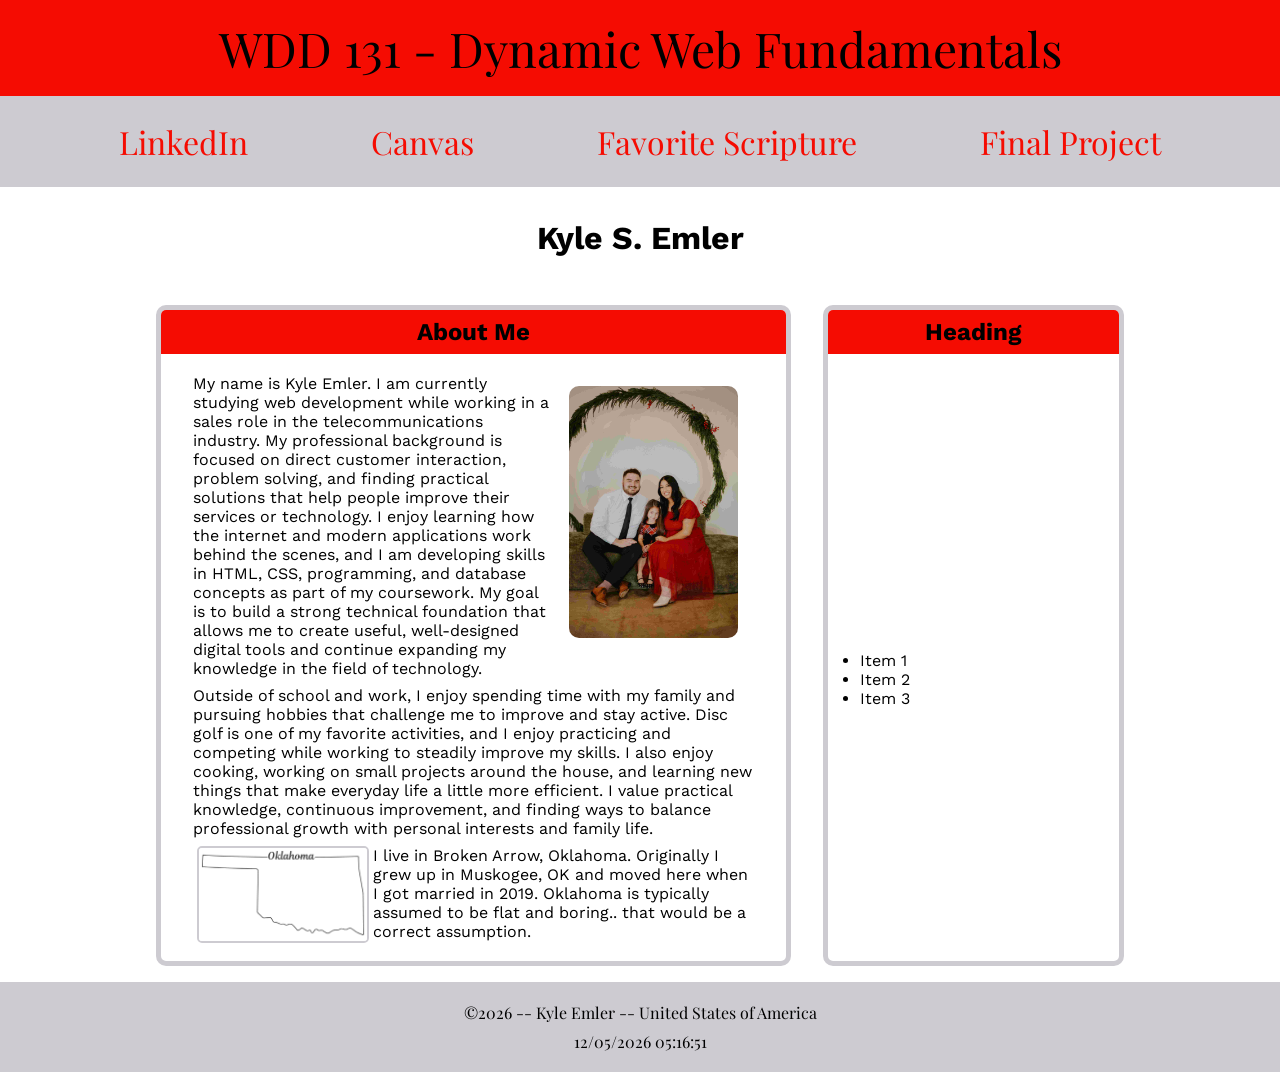
<file: index.html>
<!DOCTYPE html>
<html lang="en">
<head>
    <meta charset="UTF-8">
    <meta name="viewport" content="width=device-width, initial-scale=1.0">
    <meta name="description" content="Home Page for WDD 131 Dynamic Web Fundamentals assignments for student Kyle Emler 2026">
    <meta name="author" content="Kyle Emler">
    <link rel="preconnect" href="https://fonts.googleapis.com">
    <link rel="preconnect" href="https://fonts.gstatic.com" crossorigin>
    <link href="https://fonts.googleapis.com/css2?family=Playfair+Display&display=swap" rel="stylesheet">
    <link href="https://fonts.googleapis.com/css2?family=Work+Sans&display=swap" rel="stylesheet">
    <link rel="stylesheet" href="styles/base.css">
    <script src="scripts/getdates.js" defer></script>
    <title>WDD 131 - Dynamic Web Fundamentals - Kyle Emler</title>
</head>
<body>
    <header>
        <span id="course-title">WDD 131 - Dynamic Web Fundamentals</span>
        <nav>
            <a href="https://linkedin.com/">LinkedIn</a>
            <a href="https://byupw.instructure.com/">Canvas</a>
            <a href="https://www.churchofjesuschrist.org/study/scriptures/bofm/2-ne/28?lang=eng&id=p25#p25">Favorite Scripture</a>
            <a href="final-project.html">Final Project</a>
        </nav>
    </header>
    <main>
        <h1>Kyle S. Emler</h1>
        <section class="card">
            <h2>About Me</h2>
            <div class="card-content">
                <img src="images/emler-family.jpg" alt="an image of the emler family wearing christmas themed outfits and in front of christmas decorations." id="family">
                <p>My name is Kyle Emler. I am currently studying web development while working in a sales role in the telecommunications industry. My professional background is focused on direct customer interaction, problem solving, and finding practical solutions that help people improve their services or technology. I enjoy learning how the internet and modern applications work behind the scenes, and I am developing skills in HTML, CSS, programming, and database concepts as part of my coursework. My goal is to build a strong technical foundation that allows me to create useful, well-designed digital tools and continue expanding my knowledge in the field of technology. 
                </p>
                <p>
                Outside of school and work, I enjoy spending time with my family and pursuing hobbies that challenge me to improve and stay active. Disc golf is one of my favorite activities, and I enjoy practicing and competing while working to steadily improve my skills. I also enjoy cooking, working on small projects around the house, and learning new things that make everyday life a little more efficient. I value practical knowledge, continuous improvement, and finding ways to balance professional growth with personal interests and family life.
                </p> 
                <img src="images/oklahoma-state-outline.png" alt="small image of the state of oklahoma as an outline of the shape." id="ok-outline">
                <p>I live in Broken Arrow, Oklahoma. Originally I grew up in Muskogee, OK and moved here when I got married in 2019. Oklahoma is typically assumed to be flat and boring.. that would be a correct assumption.</p>
                
            </div>
        </section>
        <section class="card">
            <h2>Heading</h2>
            <ul class="card-list">
                <li>Item 1</li>
                <li>Item 2</li>
                <li>Item 3</li>
            </ul>
        </section>
    </main>
    <footer>
        <p>&copy;<span id="current-year"></span> -- Kyle Emler -- United States of America</p>
        <p id=last-modified></p> 
    </footer>
</body>
</html>
</file>
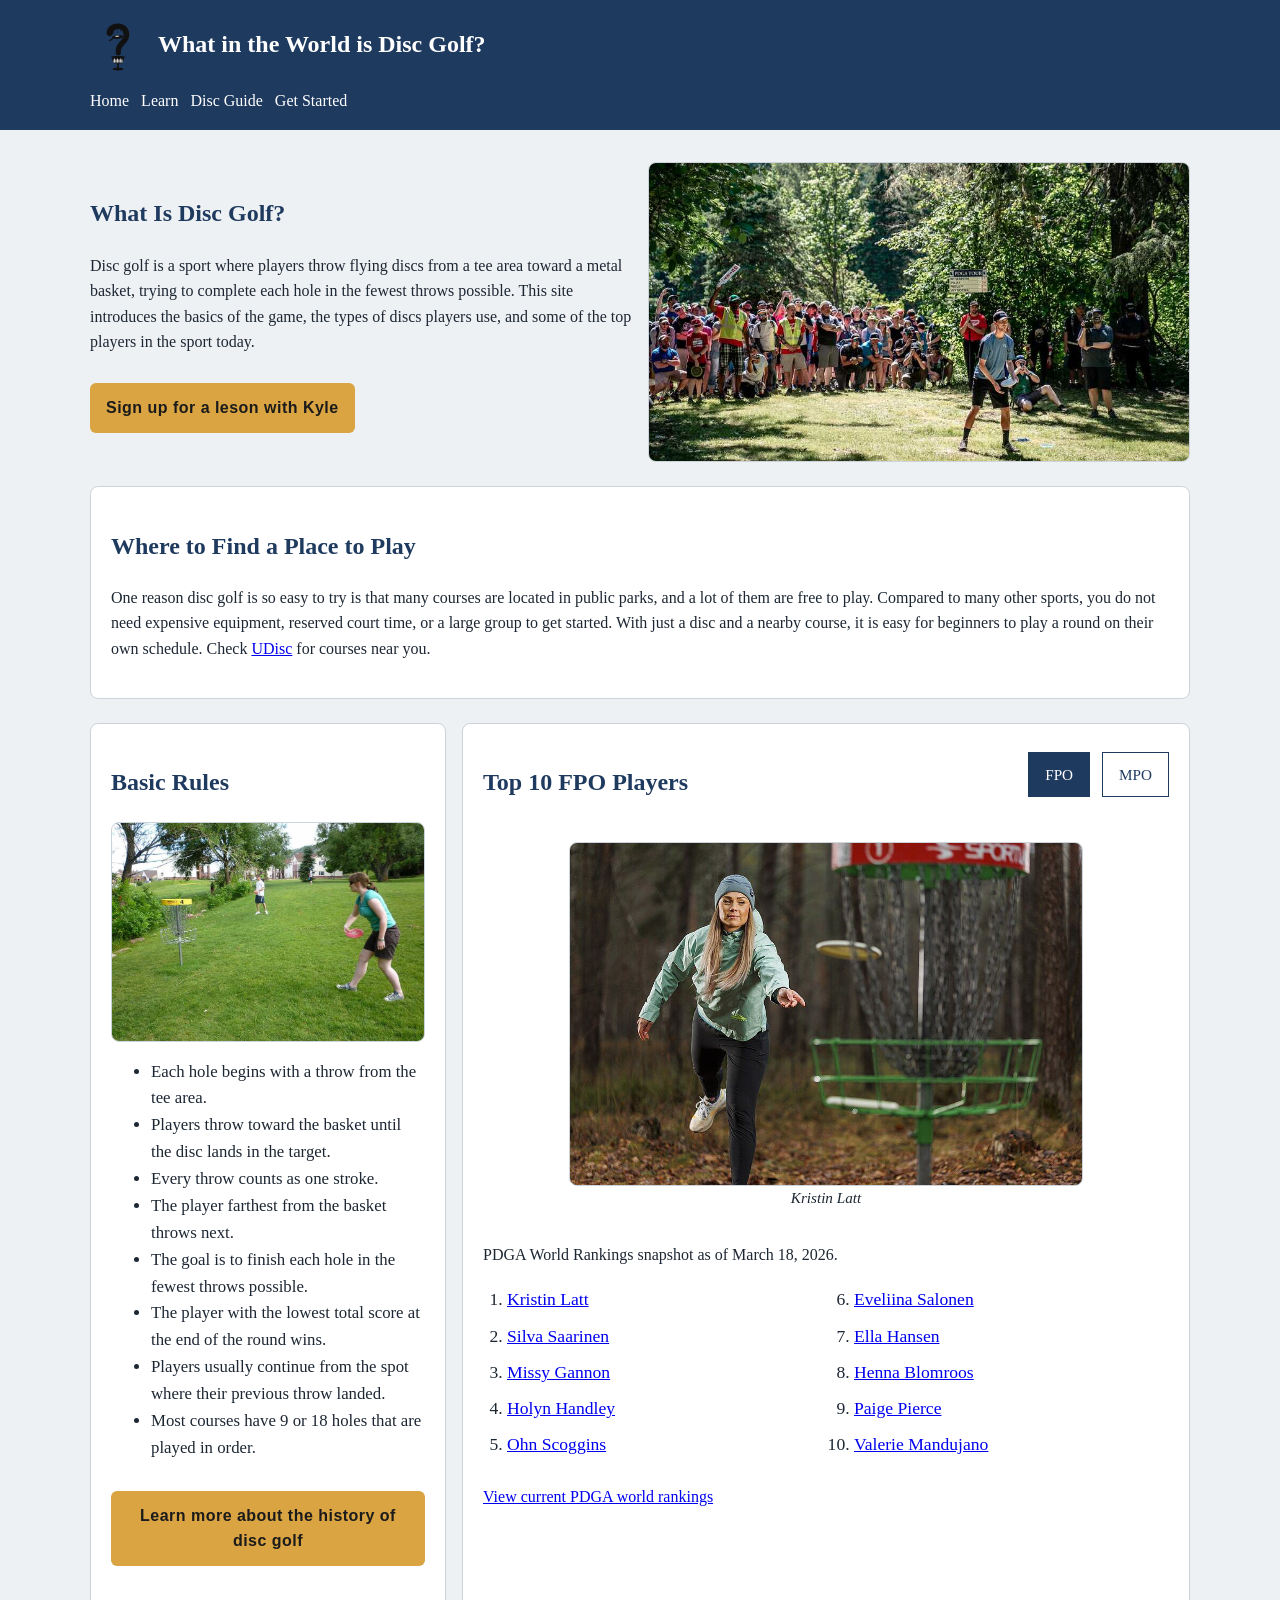
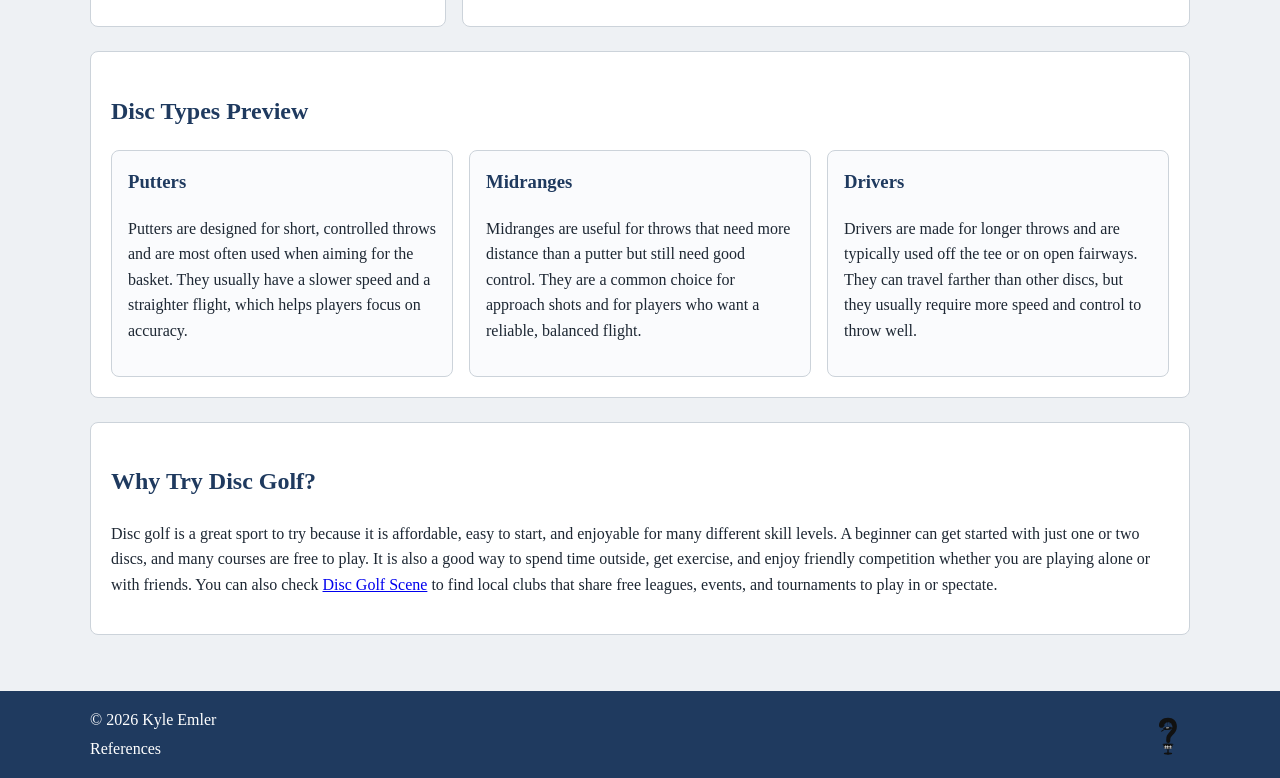
<file: project/index.html>
<!DOCTYPE html>
<html lang="en">
<head>
    <meta charset="UTF-8">
    <meta name="viewport" content="width=device-width, initial-scale=1.0">
    <meta name="description" content="Introduction to disc golf for beginners.">
    <meta name="author" content="Kyle Emler">
    <link rel="stylesheet" href="styles/project.css">
    <title>What in the World is Disc Golf? | Home</title>
</head>
<body>
    <header class="site-header">
        <div class="wrapper">
            <a class="brand" href="index.html">
                <img class="site-logo" src="images/disc_golf_question_mark_logo.svg" alt="Disc golf basket and question mark logo">
                <p class="site-title">What in the World is Disc Golf?</p>
            </a>
            <nav aria-label="Main navigation">
                <ul class="nav">
                    <li><a href="index.html" aria-current="page">Home</a></li>
                    <li><a href="learn.html">Learn</a></li>
                    <li><a href="discs.html">Disc Guide</a></li>
                    <li><a href="contact.html">Get Started</a></li>
                </ul>
            </nav>
        </div>
    </header>

    <main class="wrapper">
        <section class="hero">
            <div>
                <h1>What Is Disc Golf?</h1>
                <p>Disc golf is a sport where players throw flying discs from a tee area toward a metal basket, trying to complete each hole in the fewest throws possible. This site introduces the basics of the game, the types of discs players use, and some of the top players in the sport today.</p>
                <p><a class="button-link" href="contact.html">Sign up for a leson with Kyle</a></p>
            </div>
            <img class="hero-image" src="images/hero-disc-golf.jpg" alt="A disc golfer throwing on a course" loading="lazy">
        </section>

        <section class="content-card">
            <h2>Where to Find a Place to Play</h2>
            <p>One reason disc golf is so easy to try is that many courses are located in public parks, and a lot of them are free to play. Compared to many other sports, you do not need expensive equipment, reserved court time, or a large group to get started. With just a disc and a nearby course, it is easy for beginners to play a round on their own schedule. Check <a href="https://udisc.com/courses" target="_blank" rel="noopener">UDisc</a> for courses near you.</p>
        </section>

        <section class="card-grid">
            <article class="content-card rules-card">
                <h2>Basic  Rules</h2>
                <img class="card-image" src="images/disc-golf-putting.jpg" alt="A disc golfer putting toward a basket" loading="lazy" width="900" height="675">
                <ul>
                    <li>Each hole begins with a throw from the tee area.</li>
                    <li>Players throw toward the basket until the disc lands in the target.</li>
                    <li>Every throw counts as one stroke.</li>
                    <li>The player farthest from the basket throws next.</li>
                    <li>The goal is to finish each hole in the fewest throws possible.</li>
                    <li>The player with the lowest total score at the end of the round wins.</li>
                    <li>Players usually continue from the spot where their previous throw landed.</li>
                    <li>Most courses have 9 or 18 holes that are played in order.</li>
                </ul>
                <p><a class="button-link" href="learn.html">Learn more about the history of disc golf</a></p>
            </article>

            <article class="content-card leaderboard-card">
                <div class="leaderboard-layout">
                    <div class="leaderboard-top">
                        <h2 id="leaderboard-heading">Top 10 FPO Players</h2>
                        <div class="toggle-group" aria-label="Leaderboard division selector">
                            <button class="toggle-button is-active" type="button" data-division="fpo">FPO</button>
                            <button class="toggle-button" type="button" data-division="mpo">MPO</button>
                        </div>
                    </div>
                    <figure class="leaderboard-figure">
                        <img id="leaderboard-image" class="card-image leaderboard-image" src="images/kristin-latt.jpg" alt="Kristin Latt at a disc golf event" loading="lazy" width="900" height="675">
                        <figcaption id="leaderboard-caption" class="leaderboard-caption">Kristin Latt</figcaption>
                    </figure>
                    <div class="leaderboard-details">
                        <p id="leaderboard-date">PDGA World Rankings snapshot as of March 18, 2026.</p>
                        <ol id="leaderboard-list"></ol>
                        <p><a href="https://www.pdga.com/world-rankings" target="_blank" rel="noopener">View current PDGA world rankings</a></p>
                    </div>
                </div>
            </article>
        </section>

        <section class="content-card full-width-card">
            <h2>Disc Types Preview</h2>
            <div class="disc-preview">
                <article class="disc-column">
                    <h3>Putters</h3>
                    <p>Putters  are designed for short, controlled throws and are most often used when aiming for the basket. They usually have a slower speed and a straighter flight, which helps players focus on accuracy.</p>
                </article>

                <article class="disc-column">
                    <h3>Midranges</h3>
                    <p>Midranges are useful for throws that need more distance than a putter but still need good control. They are a common choice for approach shots and for players who want a reliable, balanced flight.</p>
                </article>

                <article class="disc-column">
                    <h3>Drivers</h3>
                    <p>Drivers are made for longer throws and are typically used off the tee or on open fairways. They can travel farther than other discs, but they usually require more speed and control to throw well.</p>
                </article>
            </div>
        </section>

        <section class="content-card full-width-card">
            <h2>Why Try Disc Golf?</h2>
            <p>Disc golf is a great sport to try because it is affordable, easy to start, and enjoyable for many different skill levels. A beginner can get started with just one or two discs, and many courses are free to play. It is also a good way to spend time outside, get exercise, and enjoy friendly competition whether you are playing alone or with friends. You can also check <a href="https://www.discgolfscene.com/clubs" target="_blank" rel="noopener">Disc Golf Scene</a> to find local clubs that share free leagues, events, and tournaments to play in or spectate.</p>
        </section>
    </main>

    <footer class="site-footer">
        <div class="wrapper">
            <div class="footer-text">
                <p>&copy; <span id="currentyear"></span> Kyle Emler</p>
                <p><a href="references.html" target="_blank" rel="noopener">References</a></p>
            </div>
            <img class="footer-logo" src="images/disc_golf_question_mark_logo.svg" alt="">
        </div>
    </footer>

    <script src="scripts/project.js"></script>
</body>
</html>
</file>
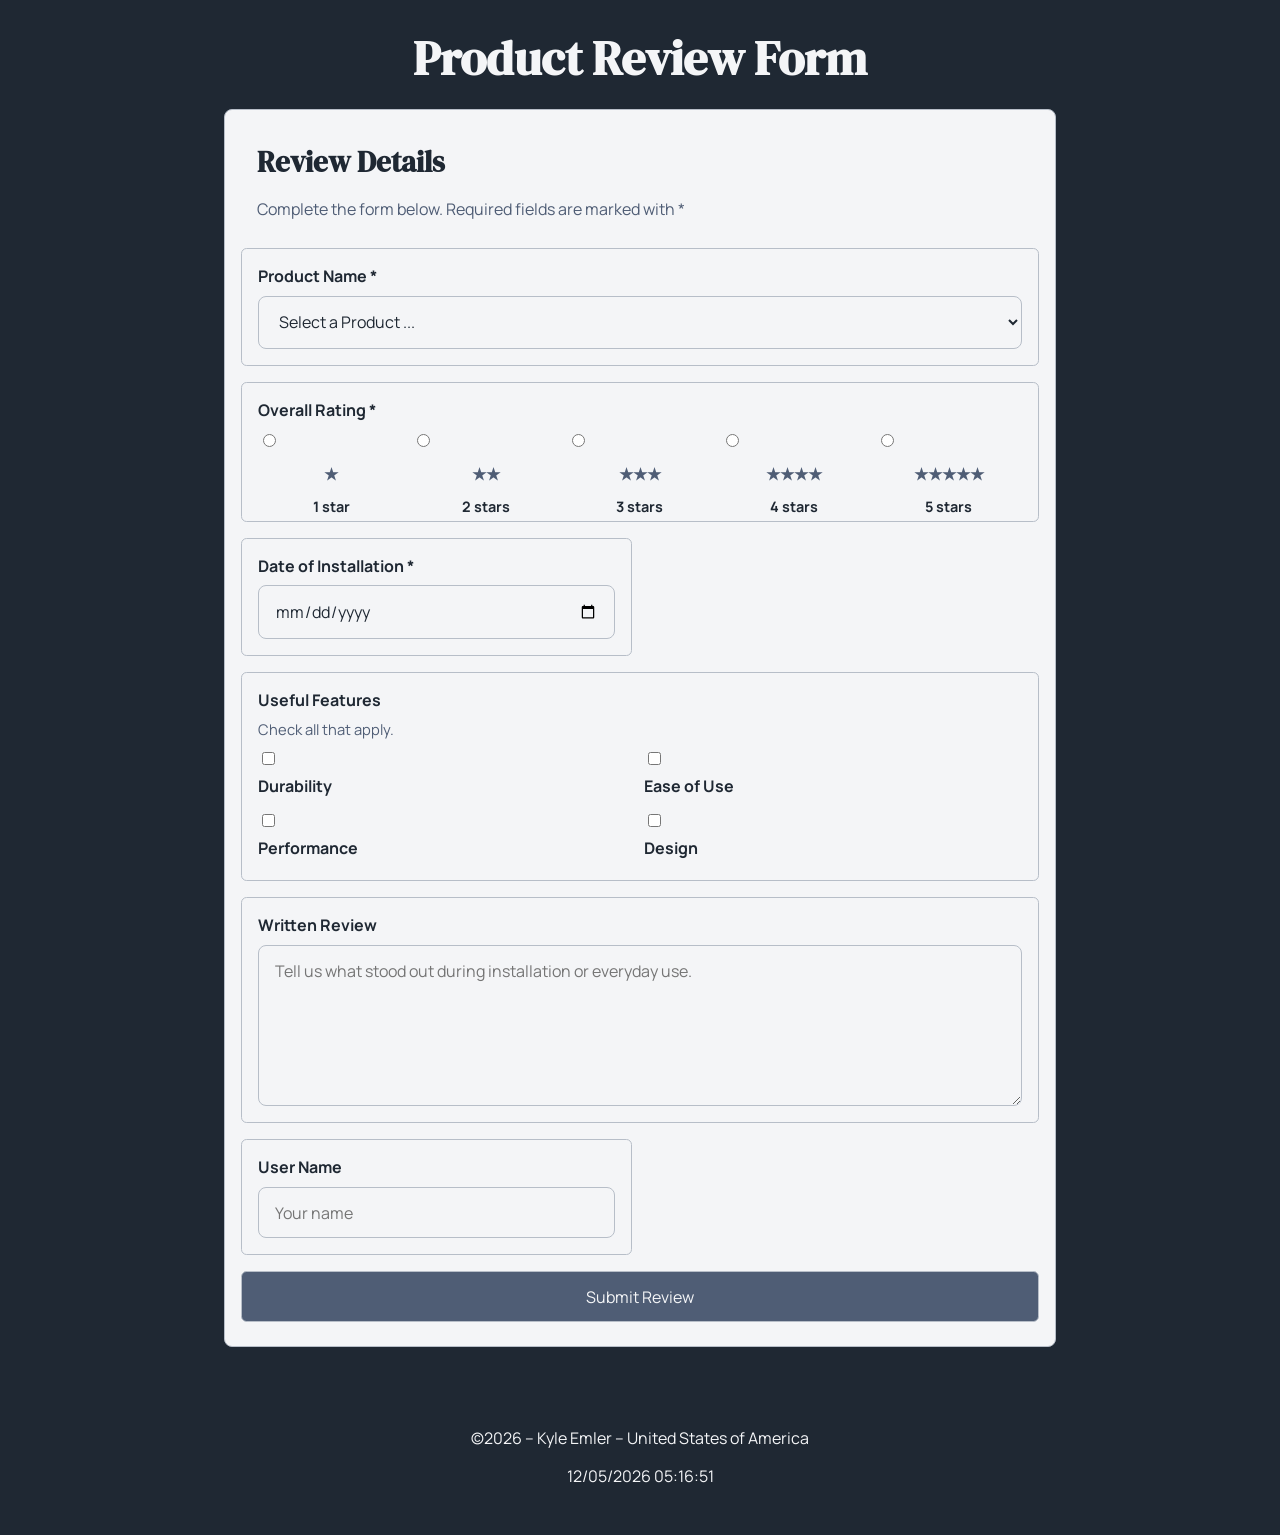
<file: form.html>
<!DOCTYPE html>
<html lang="en">
<head>
    <meta charset="UTF-8">
    <meta name="viewport" content="width=device-width, initial-scale=1.0">
    <meta name="author" content="Kyle Emler">
    <meta name="description" content="Product review form for submitting installation feedback and product ratings.">
    <link rel="preconnect" href="https://fonts.googleapis.com">
    <link rel="preconnect" href="https://fonts.gstatic.com" crossorigin>
    <link href="https://fonts.googleapis.com/css2?family=DM+Serif+Display&family=Manrope:wght@400;600;700&display=swap" rel="stylesheet">
    <link rel="stylesheet" href="styles/form.css">
    <script src="scripts/products.js" defer></script>
    <script src="scripts/form.js" defer></script>
    <script src="scripts/getdates.js" defer></script>
    <title>Product Review Form</title>
</head>
<body>
    <header class="hero">
        <h1>Product Review Form</h1>
    </header>
    <main>
        <section class="form-shell">
            <div class="intro-card">
                <h2>Review Details</h2>
                <p>Complete the form below. Required fields are marked with *</p>
            </div>
            <form action="review.html" method="get" class="review-form">
                <div class="field-group">
                    <label for="productName">Product Name <span>*</span></label>
                    <select id="productName" name="productName" required>
                        <option value="" disabled selected>Select a Product ...</option>
                    </select>
                </div>
                <div class="field-group">
                    <label class="section-heading">Overall Rating <span>*</span></label>
                    <div class="rating-grid">
                        <div class="rating-option">
                            <input type="radio" id="rating1" name="overallRating" value="1" required>
                            <label for="rating1">&starf;<span>1 star</span></label>
                        </div>
                        <div class="rating-option">
                            <input type="radio" id="rating2" name="overallRating" value="2" required>
                            <label for="rating2">&starf;&starf;<span>2 stars</span></label>
                        </div>
                        <div class="rating-option">
                            <input type="radio" id="rating3" name="overallRating" value="3" required>
                            <label for="rating3">&starf;&starf;&starf;<span>3 stars</span></label>
                        </div>
                        <div class="rating-option">
                            <input type="radio" id="rating4" name="overallRating" value="4" required>
                            <label for="rating4">&starf;&starf;&starf;&starf;<span>4 stars</span></label>
                        </div>
                        <div class="rating-option">
                            <input type="radio" id="rating5" name="overallRating" value="5" required>
                            <label for="rating5">&starf;&starf;&starf;&starf;&starf;<span>5 stars</span></label>
                        </div>
                    </div>
                </div>
                <div class="field-group">
                    <label for="installDate">Date of Installation <span>*</span></label>
                    <input type="date" id="installDate" name="installDate" required>
                </div>
                <div class="field-group">
                    <label class="section-heading">Useful Features</label>
                    <p class="hint">Check all that apply.</p>
                    <div class="checkbox-grid">
                        <div class="check-option">
                            <input type="checkbox" id="durability" name="usefulFeatures" value="Durability">
                            <label for="durability">Durability</label>
                        </div>
                        <div class="check-option">
                            <input type="checkbox" id="easeOfUse" name="usefulFeatures" value="Ease of Use">
                            <label for="easeOfUse">Ease of Use</label>
                        </div>
                        <div class="check-option">
                            <input type="checkbox" id="performance" name="usefulFeatures" value="Performance">
                            <label for="performance">Performance</label>
                        </div>
                        <div class="check-option">
                            <input type="checkbox" id="design" name="usefulFeatures" value="Design">
                            <label for="design">Design</label>
                        </div>
                    </div>
                </div>
                <div class="field-group">
                    <label for="writtenReview">Written Review</label>
                    <textarea
                        id="writtenReview"
                        name="writtenReview"
                        rows="6"
                        placeholder="Tell us what stood out during installation or everyday use."
                    ></textarea>
                </div>
                <div class="field-group">
                    <label for="userName">User Name</label>
                    <input
                        type="text"
                        id="userName"
                        name="userName"
                        autocomplete="name"
                        placeholder="Your name"
                    >
                </div>
                <input type="submit" value="Submit Review" class="submit-button">
            </form>
        </section>
    </main>
    <footer>
        <p>&copy;<span id="current-year"></span> -- Kyle Emler -- United States of America</p>
        <p id="last-modified"></p>
    </footer>
</body>
</html>
</file>
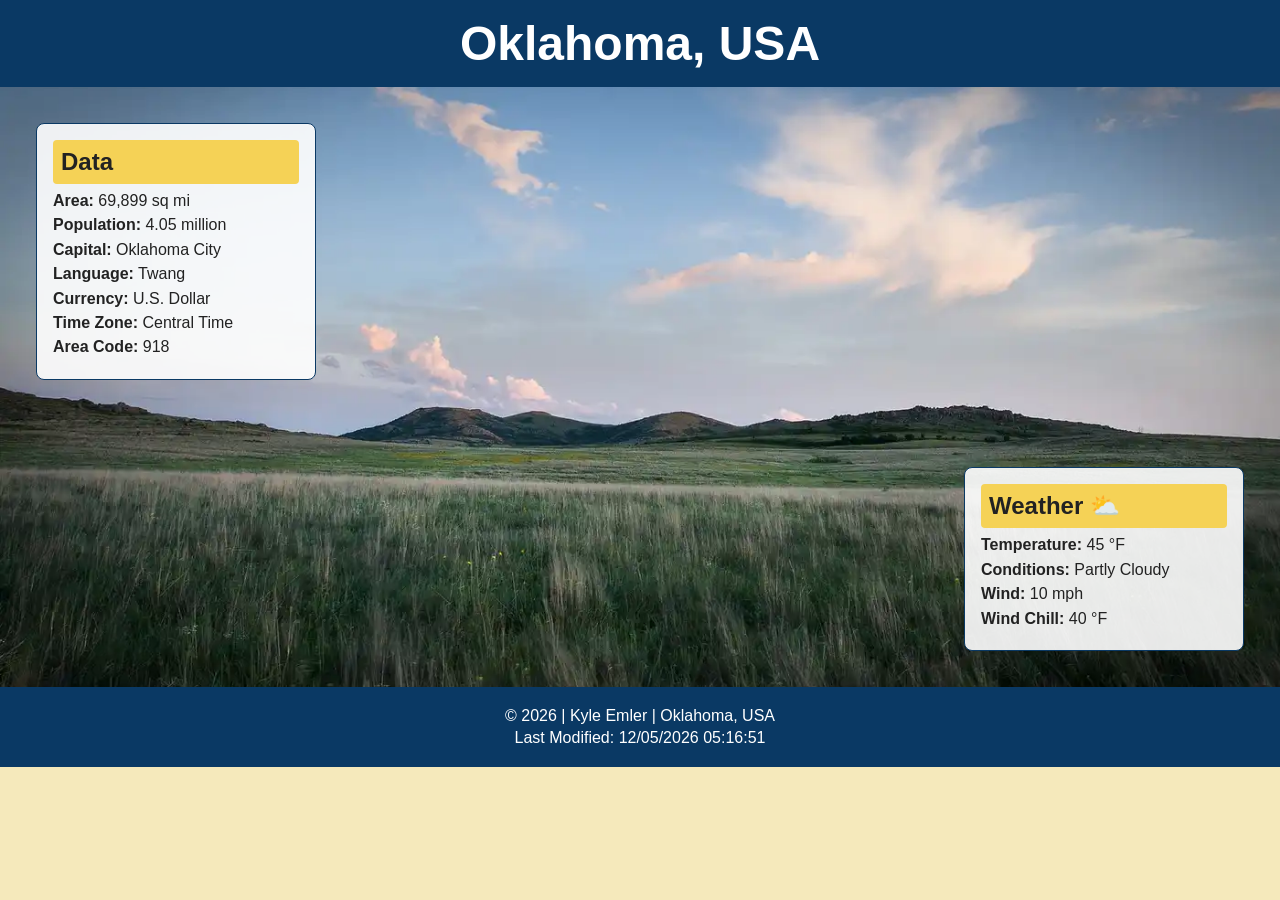
<file: place.html>
<!DOCTYPE html>
<html lang="en-US">
<head>
    <meta charset="UTF-8">
    <meta name="viewport" content="width=device-width, initial-scale=1.0">
    <meta name="author" content="Kyle Emler">
    <meta name="description" content="A webpage with information about Oklahoma, USA, including a weather section and wind chill calculation.">
    <title>Place Page - Oklahoma, USA</title>
    <link rel="stylesheet" href="styles/place.css">
    <script defer src="scripts/place.js"></script>
</head>
<body>
    <header>
        <h1>Oklahoma, USA</h1>
    </header>

    <main>
        <div class="hero">
            <picture>
                <source
                    media="(min-width: 800px)"
                    srcset="images/oklahoma-prairie-large.webp 1400w"
                    sizes="100vw">
                <source
                    media="(max-width: 799px)"
                    srcset="images/oklahoma-prairie-small.webp 600w"
                    sizes="100vw">
                <img src="images/oklahoma-prairie-large.webp" alt="Oklahoma prairie landscape under a blue sky.">
            </picture>

            <section class="box data">
                <h2>Data</h2>
                <p><strong>Area:</strong> 69,899 sq mi</p>
                <p><strong>Population:</strong> 4.05 million</p>
                <p><strong>Capital:</strong> Oklahoma City</p>
                <p><strong>Language:</strong> Twang</p>
                <p><strong>Currency:</strong> U.S. Dollar</p>
                <p><strong>Time Zone:</strong> Central Time</p>
                <p><strong>Area Code:</strong> 918</p>
            </section>

            <section class="box weather">
                <h2>Weather <img src="images/weather-icon.svg" alt="" class="weather-icon"></h2>
                <p><strong>Temperature:</strong> <span id="temperature">45</span> &deg;F</p>
                <p><strong>Conditions:</strong> Partly Cloudy</p>
                <p><strong>Wind:</strong> <span id="wind-speed">10</span> mph</p>
                <p><strong>Wind Chill:</strong> <span id="wind-chill"></span></p>
            </section>
        </div>
    </main>

    <footer>
        <p>&copy; <span id="year"></span> | Kyle Emler | Oklahoma, USA</p>
        <p>Last Modified: <span id="last-modified"></span></p>
    </footer>
</body>
</html>
</file>
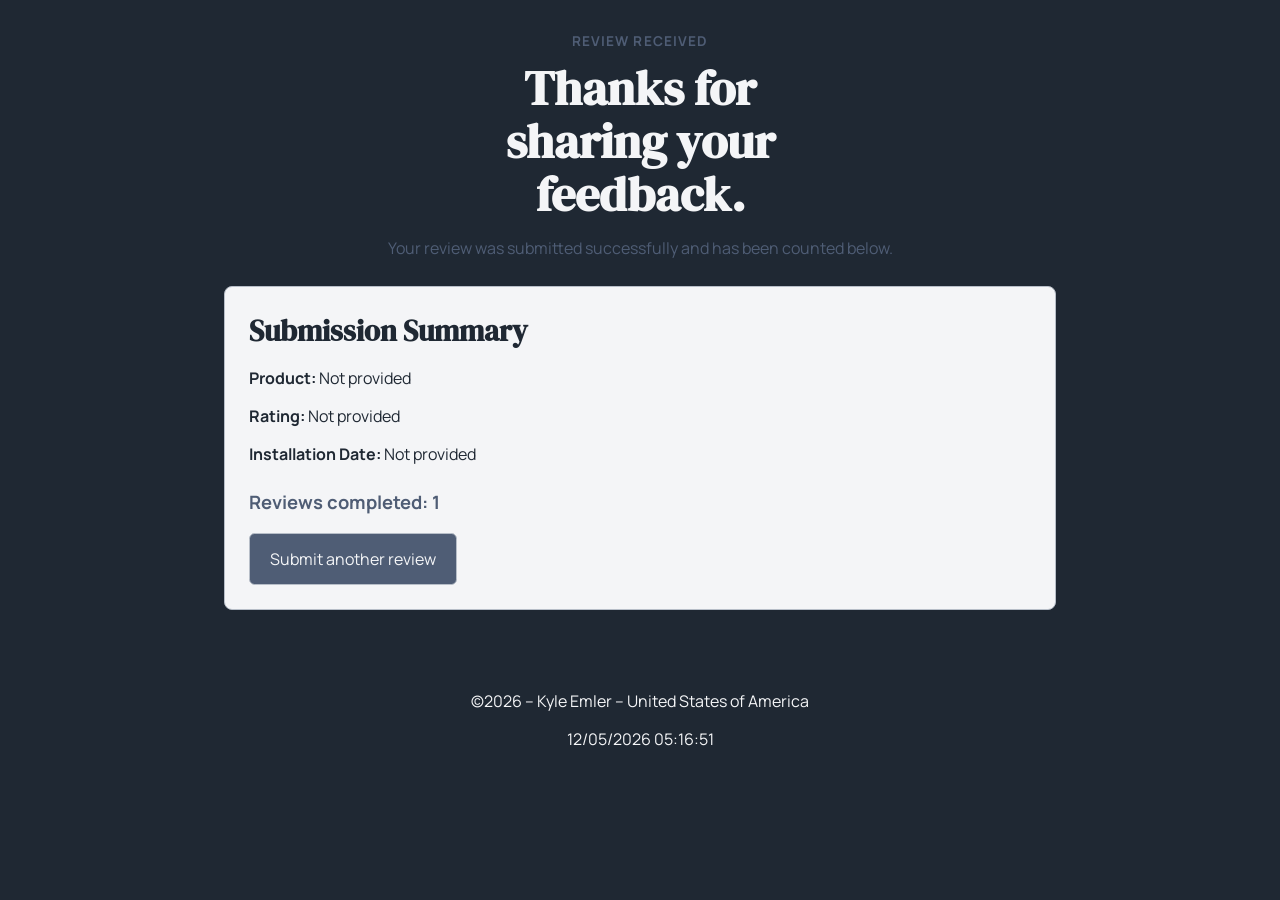
<file: review.html>
<!DOCTYPE html>
<html lang="en">
<head>
    <meta charset="UTF-8">
    <meta name="viewport" content="width=device-width, initial-scale=1.0">
    <meta name="author" content="Kyle Emler">
    <meta
        name="description"
        content="Confirmation page for a successfully submitted product review."
    >
    <link rel="preconnect" href="https://fonts.googleapis.com">
    <link rel="preconnect" href="https://fonts.gstatic.com" crossorigin>
    <link
        href="https://fonts.googleapis.com/css2?family=DM+Serif+Display&family=Manrope:wght@400;600;700&display=swap"
        rel="stylesheet"
    >
    <link rel="stylesheet" href="styles/form.css">
    <script src="scripts/products.js" defer></script>
    <script src="scripts/review.js" defer></script>
    <script src="scripts/getdates.js" defer></script>
    <title>Review Submitted</title>
</head>
<body>
    <header class="hero confirmation-hero">
        <p class="eyebrow">Review Received</p>
        <h1>Thanks for sharing your feedback.</h1>
        <p class="hero-copy">
            Your review was submitted successfully and has been counted below.
        </p>
    </header>

    <main>
        <section class="confirmation-card">
            <h2>Submission Summary</h2>
            <p><strong>Product:</strong> <span id="submitted-product">Not provided</span></p>
            <p><strong>Rating:</strong> <span id="submitted-rating">Not provided</span></p>
            <p><strong>Installation Date:</strong> <span id="submitted-date">Not provided</span></p>
            <p class="review-count">
                Reviews completed: <span id="review-count">0</span>
            </p>
            <a href="form.html" class="return-link">Submit another review</a>
        </section>
    </main>

    <footer>
        <p>&copy;<span id="current-year"></span> -- Kyle Emler -- United States of America</p>
        <p id="last-modified"></p>
    </footer>
</body>
</html>
</file>
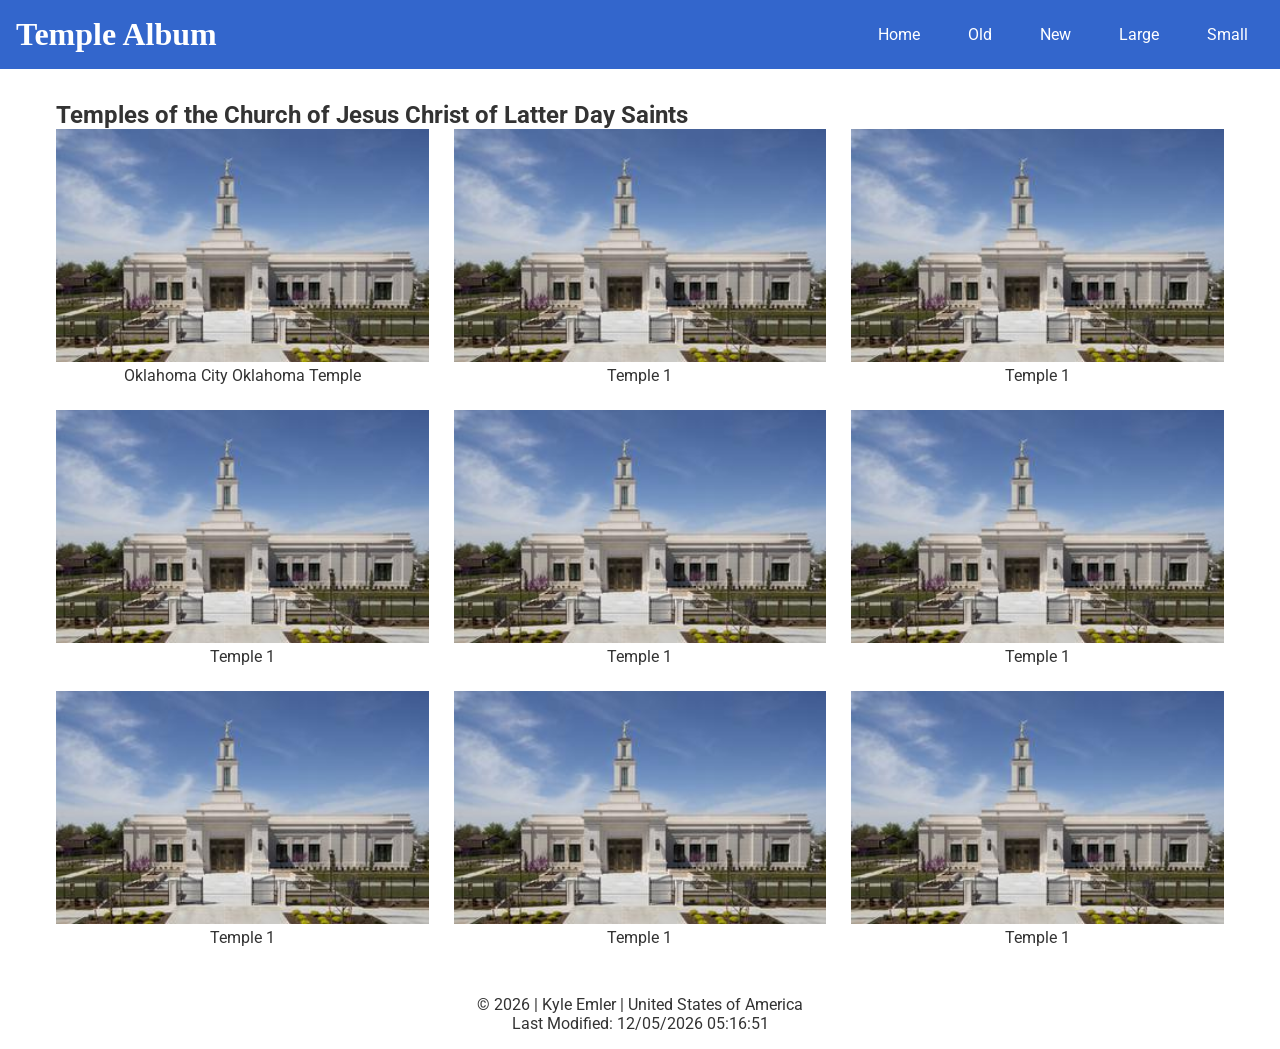
<file: temples.html>
<!DOCTYPE html>
<html lang="en">
<head>
    <meta charset="UTF-8">
    <meta name="viewport" content="width=device-width, initial-scale=1.0">
    <meta name="author" content="Kyle Emler">
    <meta name="description" content="An album for various temples of The Church of Jesus Christ of Latter Day Saints. Displayed with adaptive styling for different device screen sizes.">

    <title>Temple Album</title>
    
    <link rel="preconnect" href="https://fonts.googleapis.com">
    <link rel="preconnect" href="https://fonts.gstatic.com" crossorigin>
    <link href="https://fonts.googleapis.com/css2?family=Roboto&display=swap" rel="stylesheet">
    
    <link rel="stylesheet" href="styles/temples.css">
    <link rel="stylesheet" href="styles/temples-large.css">
    
    <script defer src="scripts/temples.js"></script>
</head>
<body>
    <header>
        <h1>Temple Album</h1>
        <button id="menu">&#9776;</button>
        <nav>
            <ul id="nav-menu">
                <li><a href="#">Home</a></li>
                <li><a href="#">Old</a></li>
                <li><a href="#">New</a></li>
                <li><a href="#">Large</a></li>
                <li><a href="#">Small</a></li>
            </ul>
        </nav>
    </header>

    <main>
        <h2>Temples of the Church of Jesus Christ of Latter Day Saints</h2>
        <div class="temples">
            <figure>
                <img src="images/okc-temple.jpg" alt="Oklahoma City Oklahoma Temple, photo is stright on from a higher view with the gates open and partly cloudy skies.">
                <figcaption>Oklahoma City Oklahoma Temple</figcaption>
            </figure>
            <figure>
                <img src="images/okc-temple.jpg" alt="Oklahoma City Oklahoma Temple, photo is stright on from a higher view with the gates open and partly cloudy skies.">
                <figcaption>Temple 1</figcaption>
            </figure>
            <figure>
                <img src="images/okc-temple.jpg" alt="Oklahoma City Oklahoma Temple, photo is stright on from a higher view with the gates open and partly cloudy skies.">
                <figcaption>Temple 1</figcaption>
            </figure>
            <figure>
                <img src="images/okc-temple.jpg" alt="Oklahoma City Oklahoma Temple, photo is stright on from a higher view with the gates open and partly cloudy skies.">
                <figcaption>Temple 1</figcaption>
            </figure>
            <figure>
                <img src="images/okc-temple.jpg" alt="Oklahoma City Oklahoma Temple, photo is stright on from a higher view with the gates open and partly cloudy skies.">
                <figcaption>Temple 1</figcaption>
            </figure>
            <figure>
                <img src="images/okc-temple.jpg" alt="Oklahoma City Oklahoma Temple, photo is stright on from a higher view with the gates open and partly cloudy skies.">
                <figcaption>Temple 1</figcaption>
            </figure>
            <figure>
                <img src="images/okc-temple.jpg" alt="Oklahoma City Oklahoma Temple, photo is stright on from a higher view with the gates open and partly cloudy skies.">
                <figcaption>Temple 1</figcaption>
            </figure>
            <figure>
                <img src="images/okc-temple.jpg" alt="Oklahoma City Oklahoma Temple, photo is stright on from a higher view with the gates open and partly cloudy skies.">
                <figcaption>Temple 1</figcaption>
            </figure>
            <figure>
                <img src="images/okc-temple.jpg" alt="Oklahoma City Oklahoma Temple, photo is stright on from a higher view with the gates open and partly cloudy skies.">
                <figcaption>Temple 1</figcaption>
            </figure>
        </div>
    </main>

    <footer>
        <p>&copy; <span id="year"></span> | Kyle Emler | United States of America</p>
        <p>Last Modified: <span id="last-modified"></span></p>
    </footer>
</body>
</html>
</file>
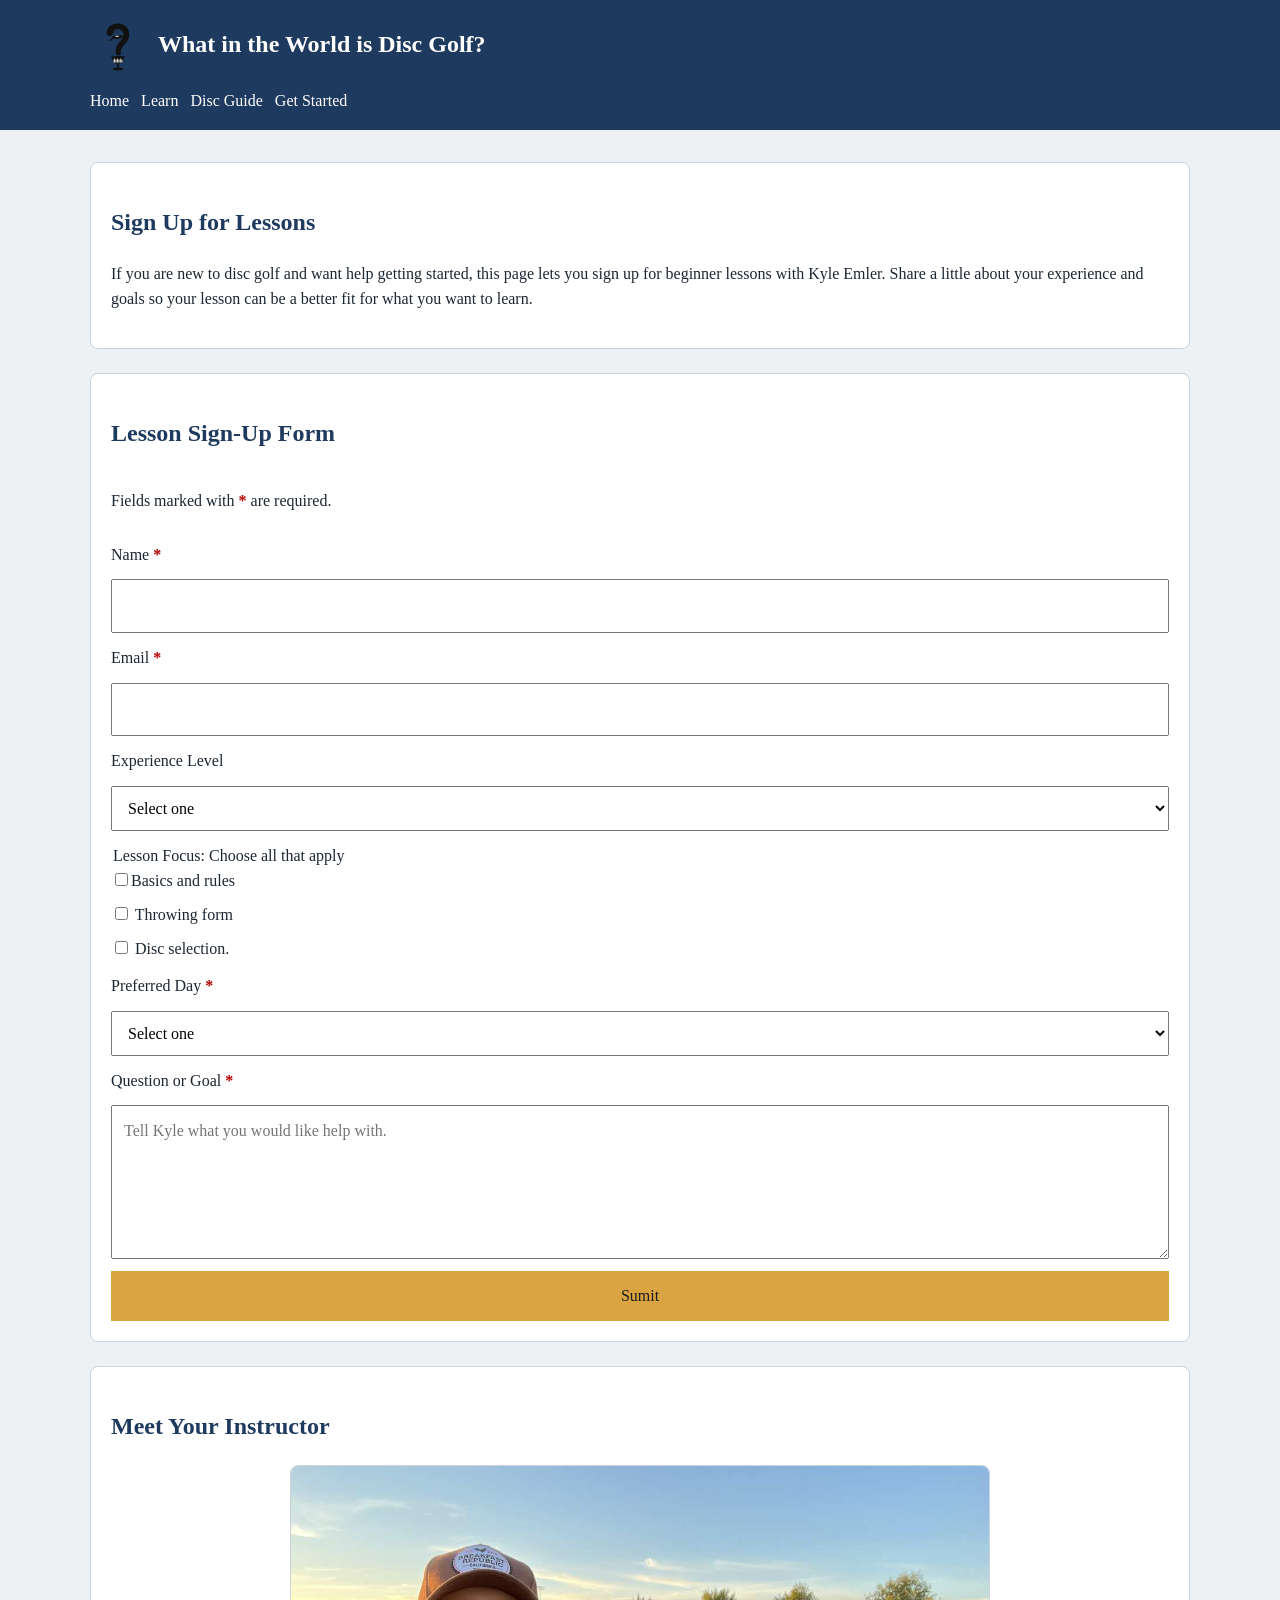
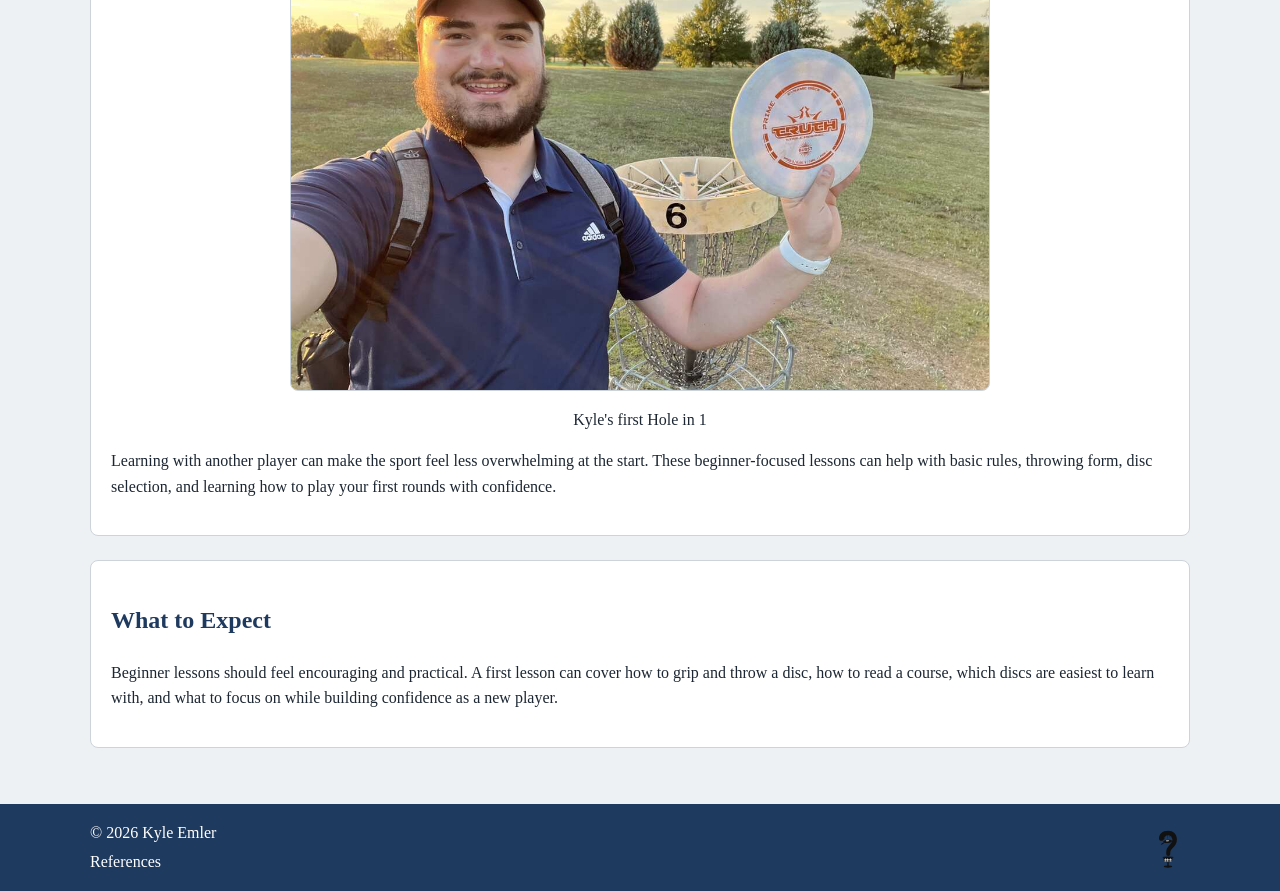
<file: project/contact.html>
<!DOCTYPE html>
<html lang="en">
<head>
    <meta charset="UTF-8">
    <meta name="viewport" content="width=device-width, initial-scale=1.0">
    <meta name="description" content="Sign up for beginner disc golf lessons with Kyle Emler.">
    <meta name="author" content="Kyle Emler">
    <link rel="stylesheet" href="styles/project.css">
    <title>What in the World is Disc Golf? | Lessons</title>
</head>
<body>
    <header class="site-header">
        <div class="wrapper">
            <a class="brand" href="index.html">
                <img class="site-logo" src="images/disc_golf_question_mark_logo.svg" alt="Disc golf basket and question mark logo">
                <p class="site-title">What in the World is Disc Golf?</p>
            </a>
            <nav aria-label="Main navigation">
                <ul class="nav">
                    <li><a href="index.html">Home</a></li>
                    <li><a href="learn.html">Learn</a></li>
                    <li><a href="discs.html">Disc Guide</a></li>
                    <li><a href="contact.html" aria-current="page">Get Started</a></li>
                </ul>
            </nav>
        </div>
    </header>

    <main class="wrapper">
        <section class="page-heading">
            <h1>Sign Up for Lessons</h1>
            <p>If you are new to disc golf and want help getting started, this page lets you sign up for beginner lessons with Kyle Emler. Share a little about your experience and goals so your lesson can be a better fit for what you want to learn.</p>
        </section>

        <section class="content-card">
            <h2>Lesson Sign-Up Form</h2>
            <form action="lesson-request.html" method="get">
                <p>Fields marked with <span class="recquired">*</span> are required.</p>
                <label for="name">Name <span class="recquired">*</span></label>
                <input type="text" id="name" name="name" required>

                <label for="email">Email <span class="recquired">*</span></label>
                <input type="email" id="email" name="email" required>

                <label for="experience">Experience Level</label>
                <select id="experience" name="experience">
                    <option value="">Select one</option>
                    <option value="new">Completely new</option>
                    <option value="some">Some experience</option>
                    <option value="regular">Regular player</option>
                </select>

                <fieldset class="form-fieldset">
                    <legend>Lesson Focus: Choose all that apply</legend>
                    <label><input type="checkbox" name="focus" value="basics">Basics and rules</label>
                    <label><input type="checkbox" name="focus" value="form"> Throwing form </label>
                    <label><input type="checkbox" name="focus" value="discs"> Disc selection.</label>
                </fieldset>

                <label for="availability">Preferred Day <span class="recquired">*</span></label>
                <select id="availability" name="availability" required>
                    <option value="">Select one</option>
                    <option value="weekday">Weekday</option>
                    <option value="saturday">Saturday</option>
                    <option value="flexible">Flexible</option>
                </select>

                <label for="message">Question or Goal <span class="recquired">*</span></label>
                <textarea id="message" name="message" rows="5" placeholder="Tell Kyle what you would like help with." required></textarea>

                <button type="submit">Sumit</button>
            </form>
        </section>

        <section class="content-card">
            <h2>Meet Your Instructor</h2>
            <figure class="lesson-figure">
                <img class="card-image full-image lesson-photo" src="images/kyle-hole-in-one.jpg" alt="Kyle Emler holding a disc after his first hole in one" loading="lazy">
                <figcaption>Kyle's first Hole in 1</figcaption>
            </figure>
            <p>Learning with another player can make the sport feel less overwhelming at the start. These beginner-focused lessons can help with basic rules, throwing form, disc selection, and learning how to play your first rounds with confidence.</p>
        </section>

        <section class="content-card">
            <h2>What to Expect</h2>
            <p>Beginner lessons should feel encouraging and practical. A first lesson can cover how to grip and throw a disc, how to read a course, which discs are easiest to learn with, and what to focus on while building confidence as a new player.</p>
        </section>
    </main>

    <footer class="site-footer">
        <div class="wrapper">
            <div class="footer-text">
                <p>&copy; <span id="currentyear"></span> Kyle Emler</p>
                <p><a href="references.html" target="_blank" rel="noopener">References</a></p>
            </div>
            <img class="footer-logo" src="images/disc_golf_question_mark_logo.svg" alt="">
        </div>
    </footer>

    <script src="scripts/project.js"></script>
</body>
</html>
</file>
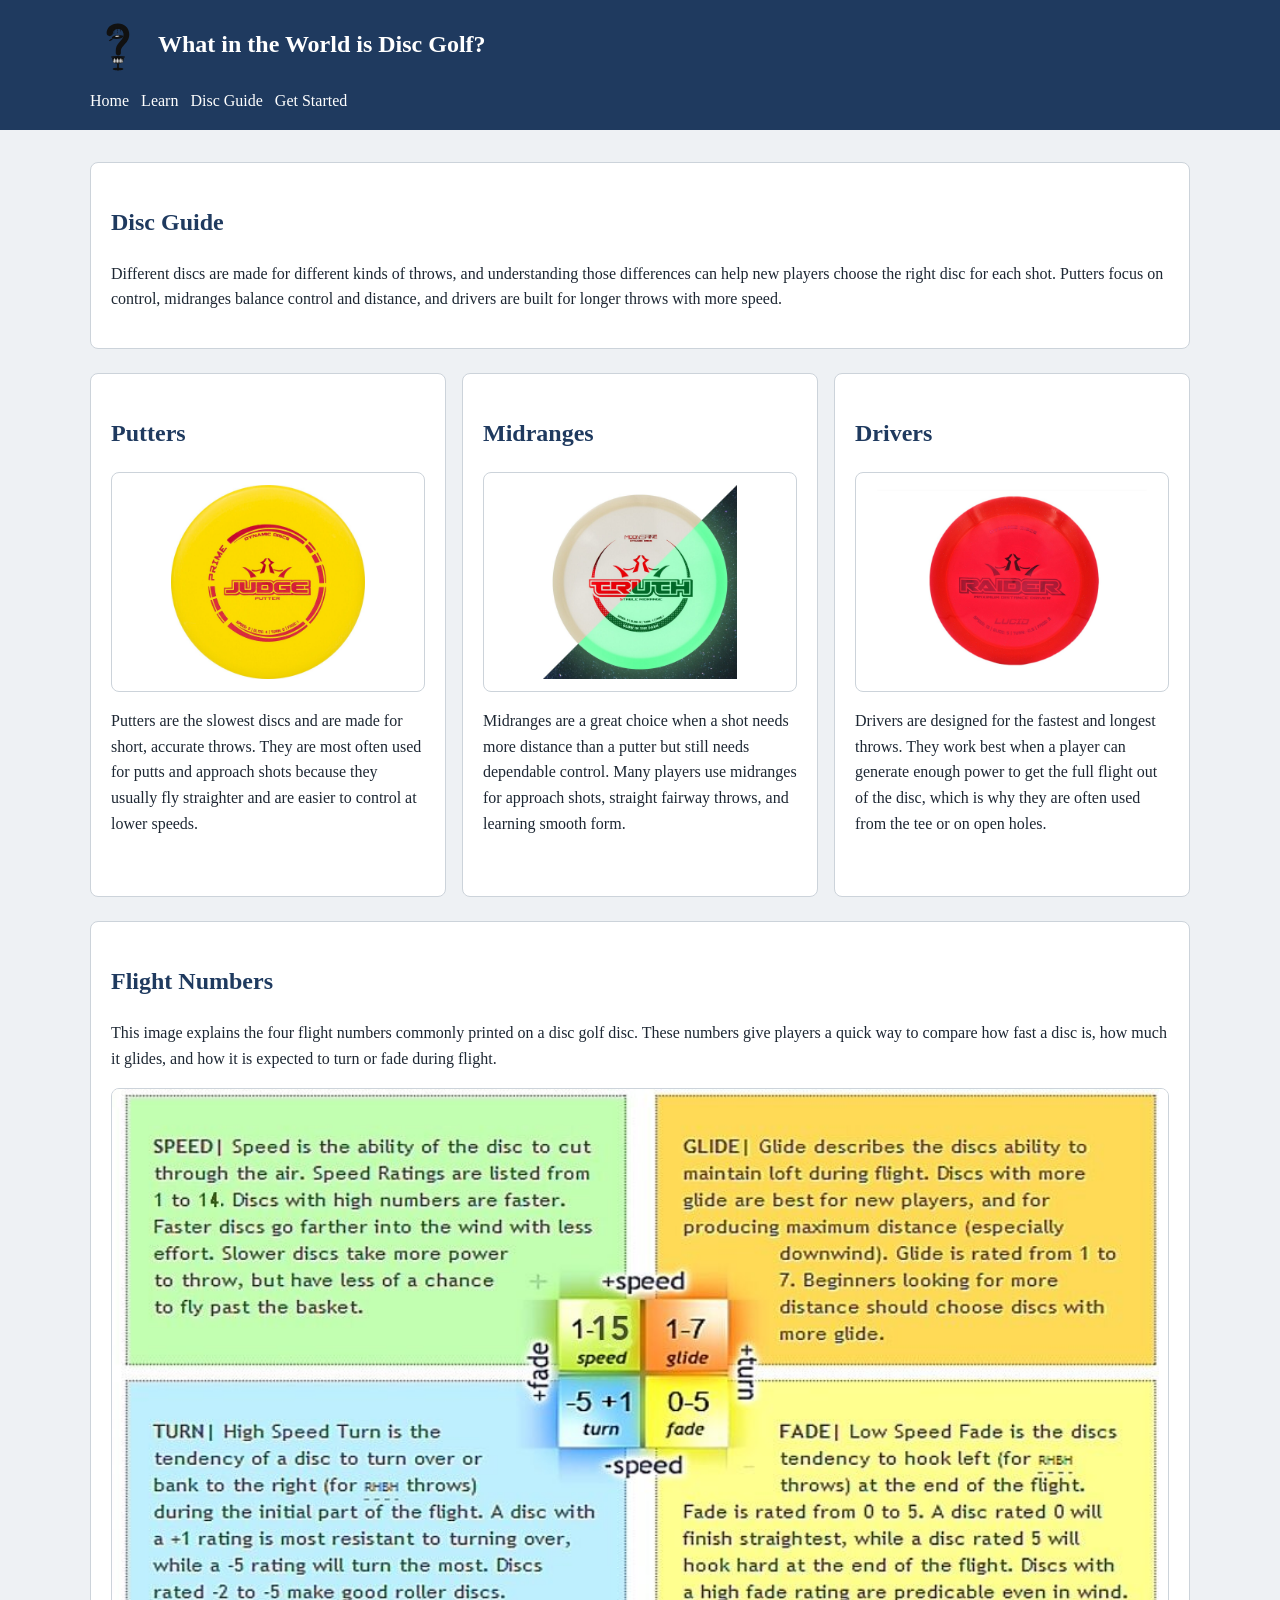
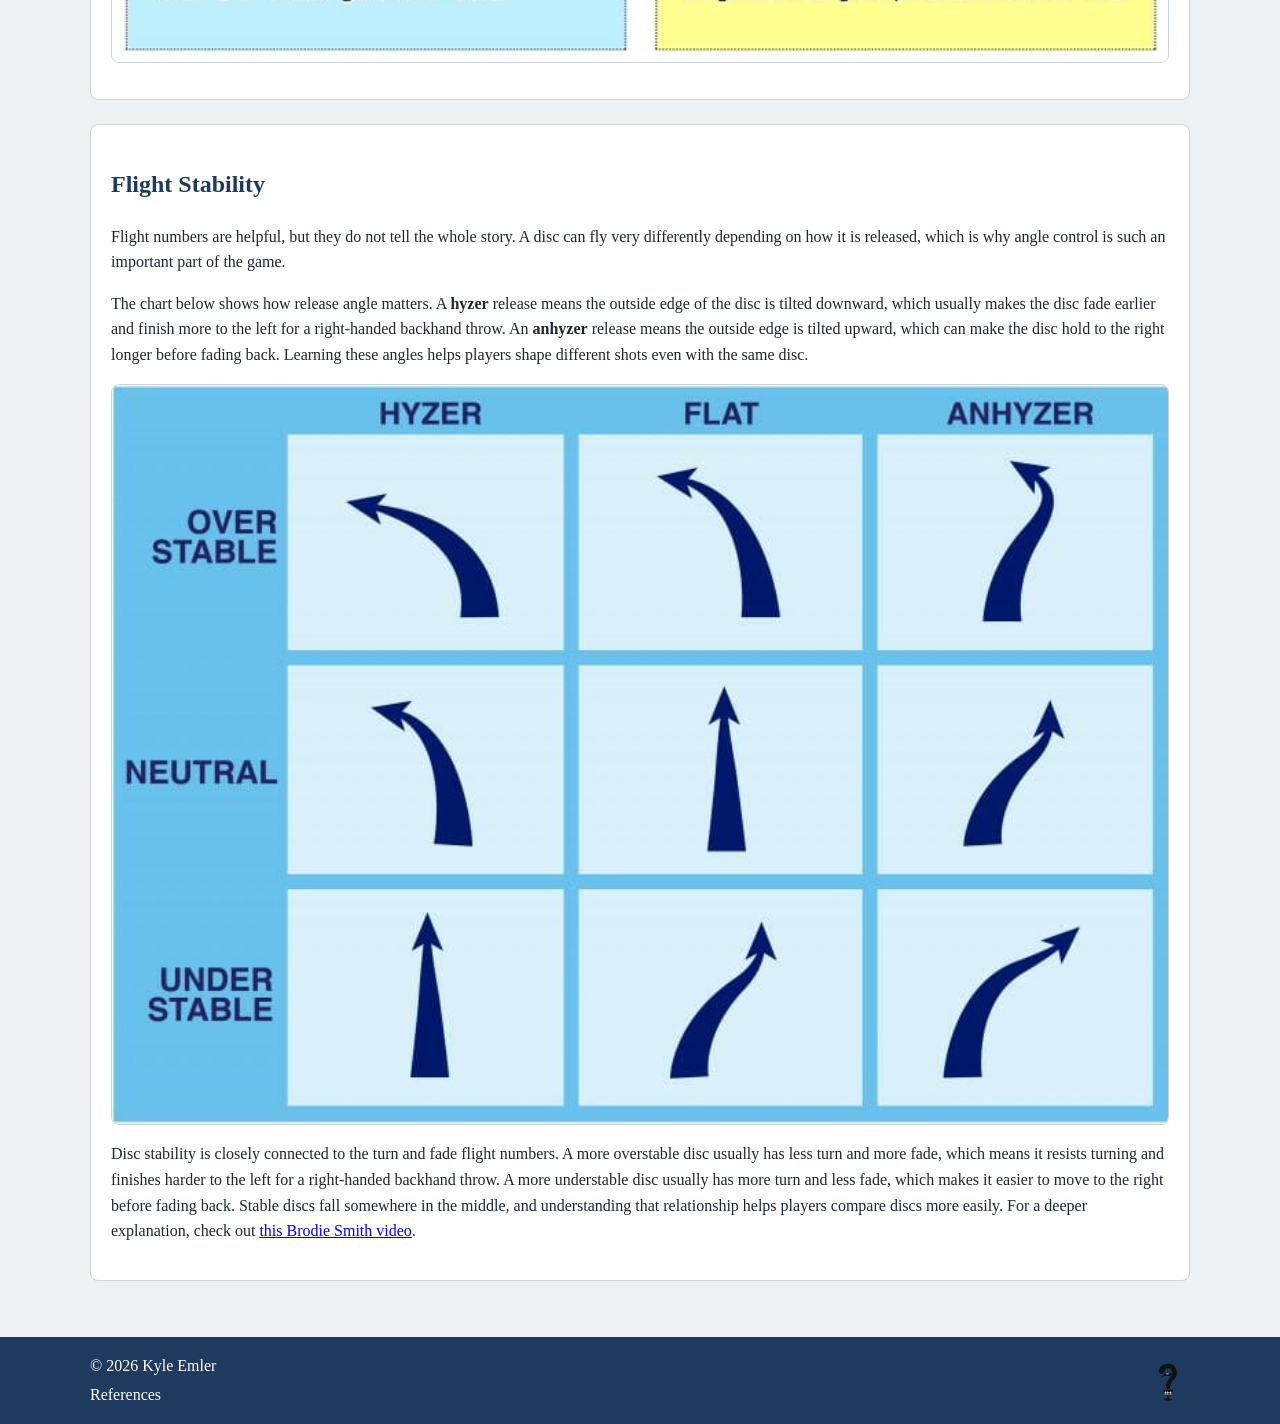
<file: project/discs.html>
<!DOCTYPE html>
<html lang="en">
<head>
    <meta charset="UTF-8">
    <meta name="viewport" content="width=device-width, initial-scale=1.0">
    <meta name="description" content="Guide to disc golf disc types and flight characteristics.">
    <meta name="author" content="Kyle Emler">
    <link rel="stylesheet" href="styles/project.css">
    <title>What in the World is Disc Golf? | Disc Guide</title>
</head>
<body>
    <header class="site-header">
        <div class="wrapper">
            <a class="brand" href="index.html">
                <img class="site-logo" src="images/disc_golf_question_mark_logo.svg" alt="Disc golf basket and question mark logo">
                <p class="site-title">What in the World is Disc Golf?</p>
            </a>
            <nav aria-label="Main navigation">
                <ul class="nav">
                    <li><a href="index.html">Home</a></li>
                    <li><a href="learn.html">Learn</a></li>
                    <li><a href="discs.html" aria-current="page">Disc Guide</a></li>
                    <li><a href="contact.html">Get Started</a></li>
                </ul>
            </nav>
        </div>
    </header>

    <main class="wrapper">
        <section class="page-heading">
            <h1>Disc Guide</h1>
            <p>Different discs are made for different kinds of throws, and understanding those differences can help new players choose the right disc for each shot. Putters focus on control, midranges balance control and distance, and drivers are built for longer throws with more speed.</p>
        </section>

        <section class="card-grid">
            <article class="content-card">
                <h2>Putters</h2>
                <img class="card-image disc-product-image" src="images/judge-black.jpg" alt="A black Judge putter disc on a plain background" loading="lazy">
                <p>Putters are the slowest discs and are made for short, accurate throws. They are most often used for putts and approach shots because they usually fly straighter and are easier to control at lower speeds.</p>
            </article>

            <article class="content-card">
                <h2>Midranges</h2>
                <img class="card-image disc-product-image" src="images/truth-white.jpg" alt="A white Truth midrange disc on a plain background" loading="lazy">
                <p>Midranges are a great choice when a shot needs more distance than a putter but still needs dependable control. Many players use midranges for approach shots, straight fairway throws, and learning smooth form.</p>
            </article>

            <article class="content-card">
                <h2>Drivers</h2>
                <img class="card-image disc-product-image" src="images/raider-red.jpg" alt="A red Raider driver disc on a plain background" loading="lazy">
                <p>Drivers are designed for the fastest and longest throws. They work best when a player can generate enough power to get the full flight out of the disc, which is why they are often used from the tee or on open holes.</p>
            </article>
        </section>

        <section class="content-card">
            <h2>Flight Numbers</h2>
            <p>This image explains the four flight numbers commonly printed on a disc golf disc. These numbers give players a quick way to compare how fast a disc is, how much it glides, and how it is expected to turn or fade during flight.</p>
            <img class="card-image full-image" src="images/flight-numbers.jpg" alt="Disc golf chart explaining the four flight numbers on a disc" loading="lazy">
        </section>

        <section class="content-card">
            <h2>Flight Stability</h2>
            <p>Flight numbers are helpful, but they do not tell the whole story. A disc can fly very differently depending on how it is released, which is why angle control is such an important part of the game.</p>
            <p>The chart below shows how release angle matters. A <strong>hyzer</strong> release means the outside edge of the disc is tilted downward, which usually makes the disc fade earlier and finish more to the left for a right-handed backhand throw. An <strong>anhyzer</strong> release means the outside edge is tilted upward, which can make the disc hold to the right longer before fading back. Learning these angles helps players shape different shots even with the same disc.</p>
            <img class="card-image full-image" src="images/flight-path-chart.jpg" alt="Disc golf flight path chart showing how release angle and stability affect flight" loading="lazy">
            <p>Disc stability is closely connected to the turn and fade flight numbers. A more overstable disc usually has less turn and more fade, which means it resists turning and finishes harder to the left for a right-handed backhand throw. A more understable disc usually has more turn and less fade, which makes it easier to move to the right before fading back. Stable discs fall somewhere in the middle, and understanding that relationship helps players compare discs more easily. For a deeper explanation, check out <a href="https://www.youtube.com/watch?v=L3dm6yEkTTE" target="_blank" rel="noopener">this Brodie Smith video</a>.</p>
        </section>
    </main>

    <footer class="site-footer">
        <div class="wrapper">
            <div class="footer-text">
                <p>&copy; <span id="currentyear"></span> Kyle Emler</p>
                <p><a href="references.html" target="_blank" rel="noopener">References</a></p>
            </div>
            <img class="footer-logo" src="images/disc_golf_question_mark_logo.svg" alt="">
        </div>
    </footer>

    <script src="scripts/project.js"></script>
</body>
</html>
</file>
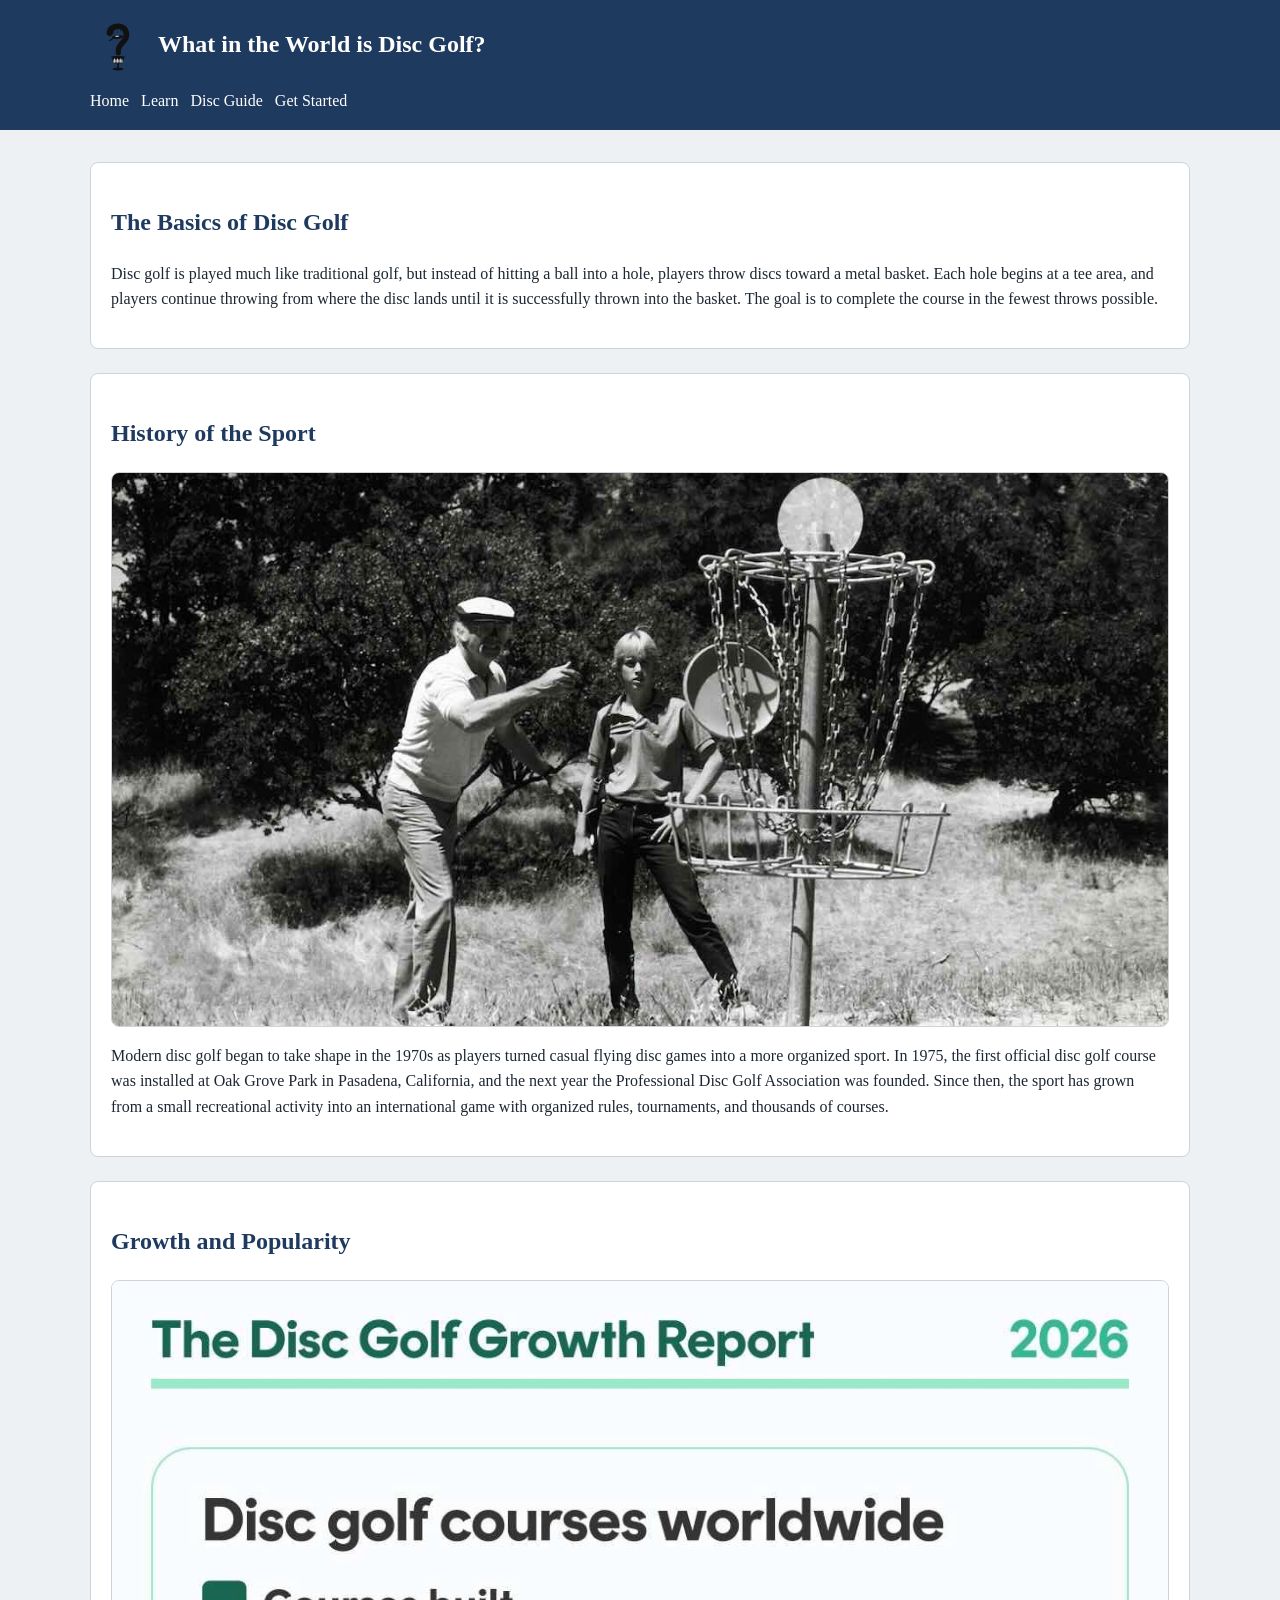
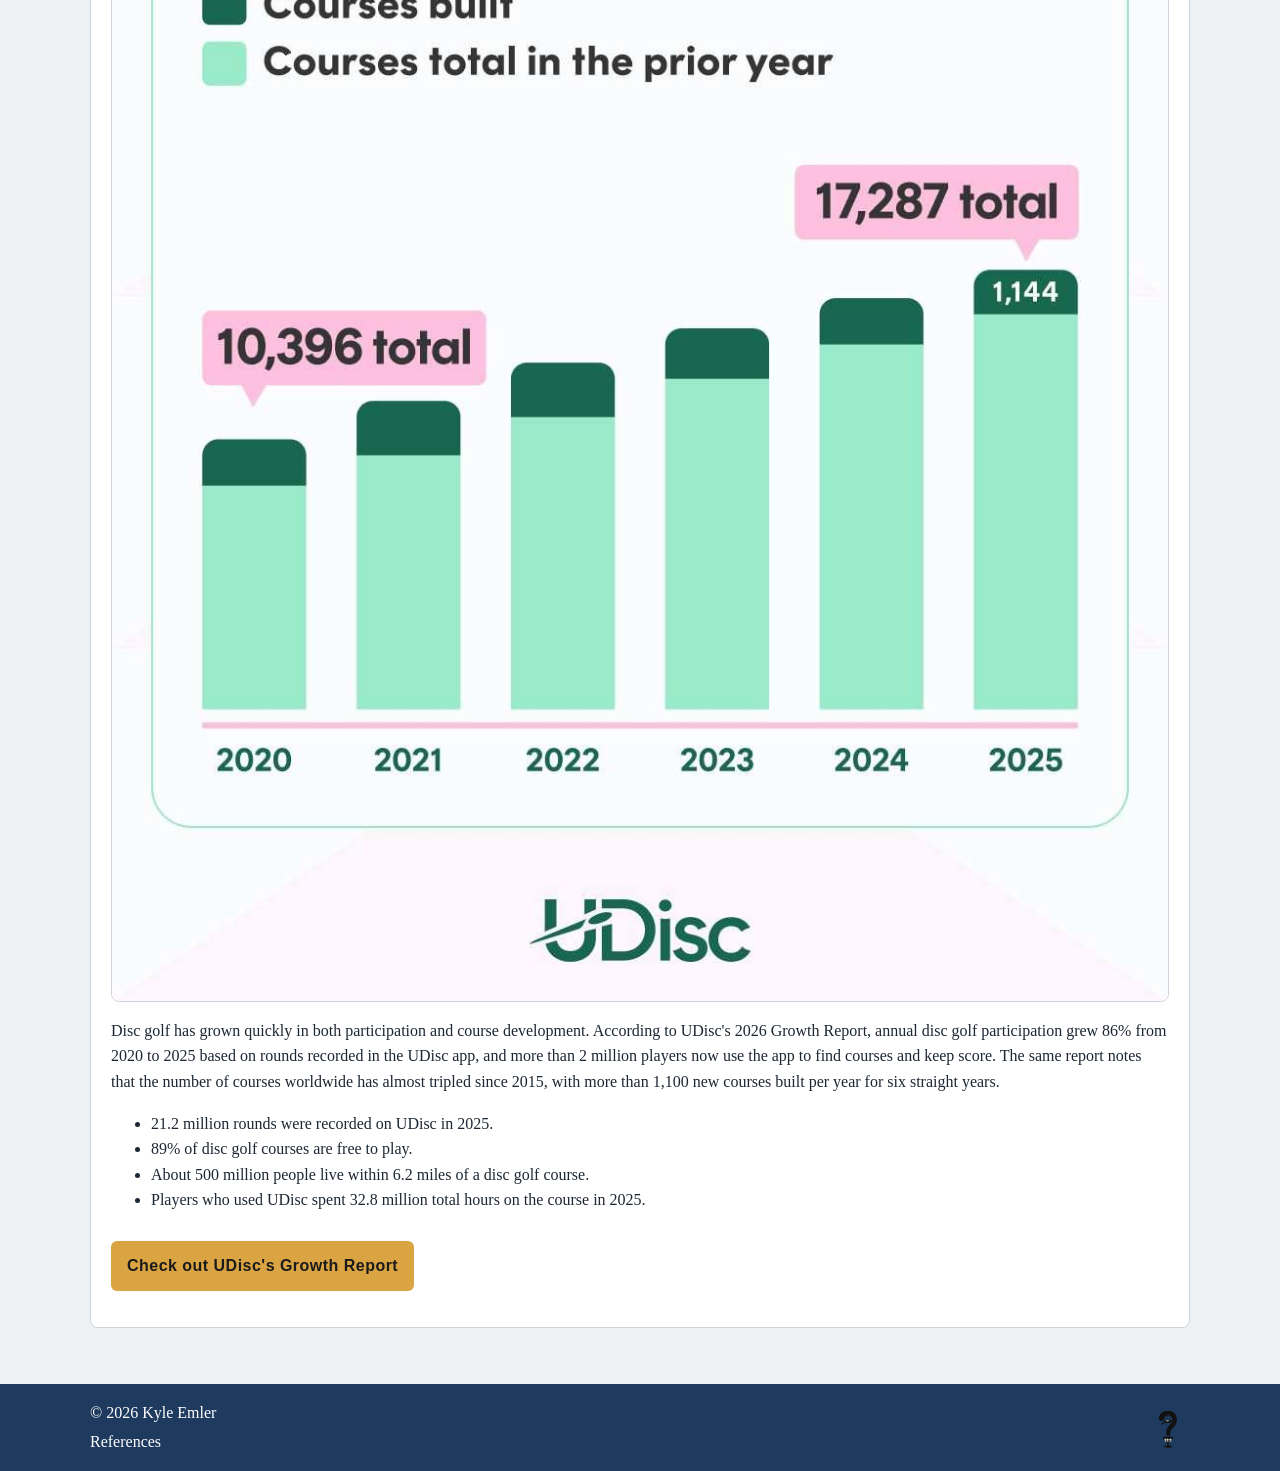
<file: project/learn.html>
<!DOCTYPE html>
<html lang="en">
<head>
    <meta charset="UTF-8">
    <meta name="viewport" content="width=device-width, initial-scale=1.0">
    <meta name="description" content="Learn about disc golf history and basics.">
    <meta name="author" content="Kyle Emler">
    <link rel="stylesheet" href="styles/project.css">
    <title>What in the World is Disc Golf? | Learn</title>
</head>
<body>
    <header class="site-header">
        <div class="wrapper">
            <a class="brand" href="index.html">
                <img class="site-logo" src="images/disc_golf_question_mark_logo.svg" alt="Disc golf basket and question mark logo">
                <p class="site-title">What in the World is Disc Golf?</p>
            </a>
            <nav aria-label="Main navigation">
                <ul class="nav">
                    <li><a href="index.html">Home</a></li>
                    <li><a href="learn.html" aria-current="page">Learn</a></li>
                    <li><a href="discs.html">Disc Guide</a></li>
                    <li><a href="contact.html">Get Started</a></li>
                </ul>
            </nav>
        </div>
    </header>

    <main class="wrapper">
        <section class="page-heading">
            <h1>The Basics of Disc Golf</h1>
            <p>Disc golf is played much like traditional golf, but instead of hitting a ball into a hole, players throw discs toward a metal basket. Each hole begins at a tee area, and players continue throwing from where the disc lands until it is successfully thrown into the basket. The goal is to complete the course in the fewest throws possible.</p>
        </section>

        <section class="content-card">
            <h2>History of the Sport</h2>
            <img class="card-image full-image" src="images/history-disc-golf.jpg" alt="People playing disc golf in an early era of the sport" loading="lazy">
            <p>Modern disc golf began to take shape in the 1970s as players turned casual flying disc games into a more organized sport. In 1975, the first official disc golf course was installed at Oak Grove Park in Pasadena, California, and the next year the Professional Disc Golf Association was founded. Since then, the sport has grown from a small recreational activity into an international game with organized rules, tournaments, and thousands of courses.</p>
        </section>

        <section class="content-card">
            <h2>Growth and Popularity</h2>
            <img class="card-image full-image" src="images/growth-chart.jpg" alt="Chart showing disc golf growth over time" loading="lazy">
            <p>Disc golf has grown quickly in both participation and course development. According to UDisc's 2026 Growth Report, annual disc golf participation grew 86% from 2020 to 2025 based on rounds recorded in the UDisc app, and more than 2 million players now use the app to find courses and keep score. The same report notes that the number of courses worldwide has almost tripled since 2015, with more than 1,100 new courses built per year for six straight years.</p>
            <ul>
                <li>21.2 million rounds were recorded on UDisc in 2025.</li>
                <li>89% of disc golf courses are free to play.</li>
                <li>About 500 million people live within 6.2 miles of a disc golf course.</li>
                <li>Players who used UDisc spent 32.8 million total hours on the course in 2025.</li>
            </ul>
            <p><a class="button-link" href="https://udisc.com/disc-golf-growth-report/2026" target="_blank" rel="noopener">Check out UDisc's Growth Report</a></p>
        </section>
    </main>

    <footer class="site-footer">
        <div class="wrapper">
            <div class="footer-text">
                <p>&copy; <span id="currentyear"></span> Kyle Emler</p>
                <p><a href="references.html" target="_blank" rel="noopener">References</a></p>
            </div>
            <img class="footer-logo" src="images/disc_golf_question_mark_logo.svg" alt="">
        </div>
    </footer>

    <script src="scripts/project.js"></script>
</body>
</html>
</file>
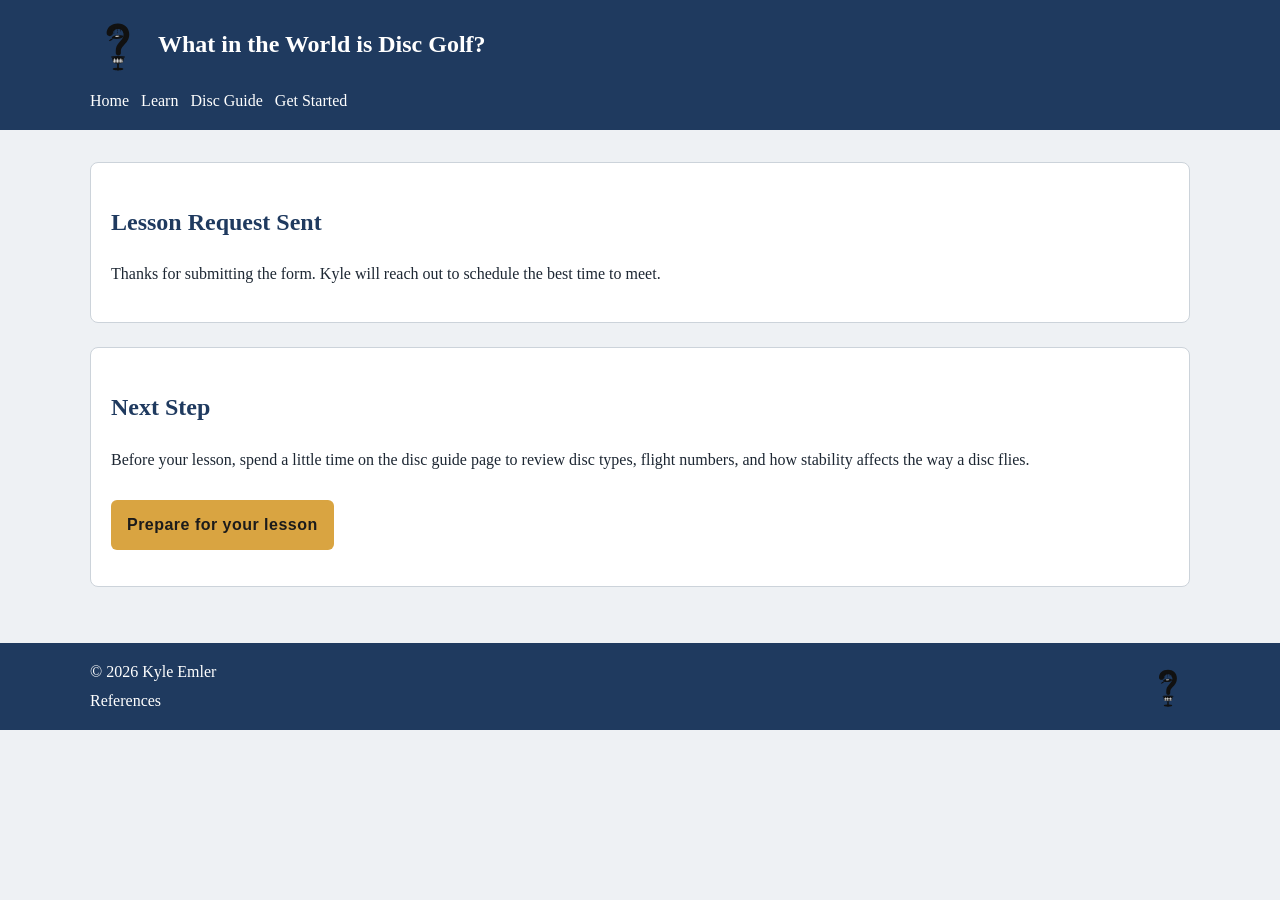
<file: project/lesson-request.html>
<!DOCTYPE html>
<html lang="en">
<head>
    <meta charset="UTF-8">
    <meta name="viewport" content="width=device-width, initial-scale=1.0">
    <meta name="description" content="Confirmation page for disc golf lesson requests.">
    <meta name="author" content="Kyle Emler">
    <link rel="stylesheet" href="styles/project.css">
    <title>What in the World is Disc Golf? | Lesson Request</title>
</head>
<body>
    <header class="site-header">
        <div class="wrapper">
            <a class="brand" href="index.html">
                <img class="site-logo" src="images/disc_golf_question_mark_logo.svg" alt="Disc golf basket and question mark logo">
                <p class="site-title">What in the World is Disc Golf?</p>
            </a>
            <nav aria-label="Main navigation">
                <ul class="nav">
                    <li><a href="index.html">Home</a></li>
                    <li><a href="learn.html">Learn</a></li>
                    <li><a href="discs.html">Disc Guide</a></li>
                    <li><a href="contact.html">Get Started</a></li>
                </ul>
            </nav>
        </div>
    </header>

    <main class="wrapper">
        <section class="page-heading">
            <h1>Lesson Request Sent</h1>
            <p>Thanks for submitting the form. Kyle will reach out to schedule the best time to meet.</p>
        </section>

        <section class="content-card">
            <h2>Next Step</h2>
            <p>Before your lesson, spend a little time on the disc guide page to review disc types, flight numbers, and how stability affects the way a disc flies.</p>
            <p><a class="button-link" href="discs.html">Prepare for your lesson</a></p>
        </section>
    </main>

    <footer class="site-footer">
        <div class="wrapper">
            <div class="footer-text">
                <p>&copy; <span id="currentyear"></span> Kyle Emler</p>
                <p><a href="references.html" target="_blank" rel="noopener">References</a></p>
            </div>
            <img class="footer-logo" src="images/disc_golf_question_mark_logo.svg" alt="">
        </div>
    </footer>

    <script src="scripts/project.js"></script>
</body>
</html>
</file>
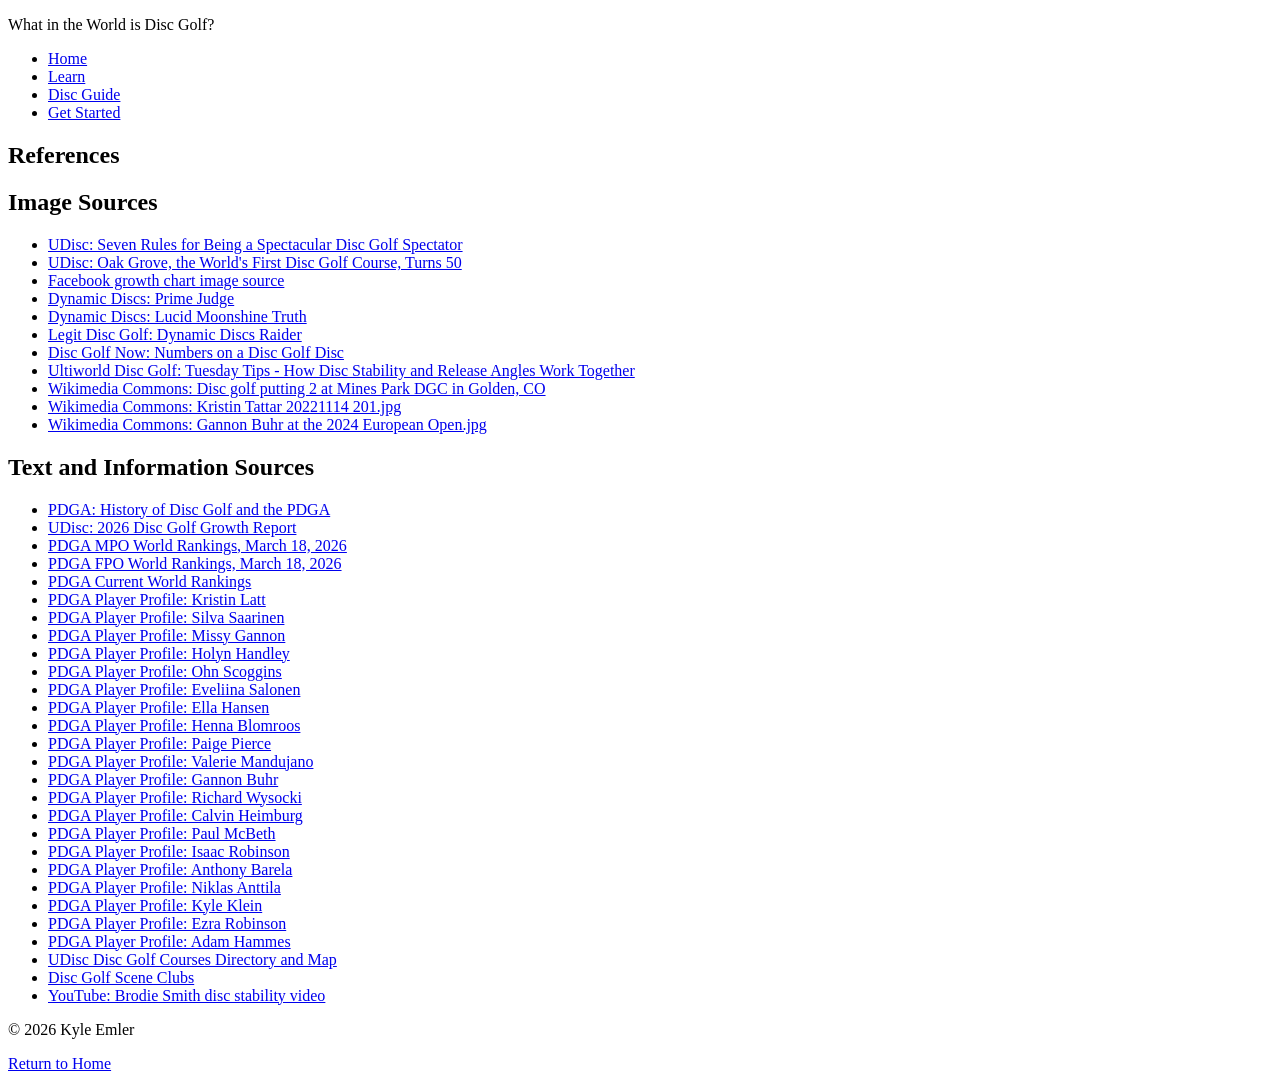
<file: project/references.html>
<!DOCTYPE html>
<html lang="en">
<head>
    <meta charset="UTF-8">
    <meta name="viewport" content="width=device-width, initial-scale=1.0">
    <meta name="description" content="References for the disc golf project website.">
    <meta name="author" content="Kyle Emler">
    <title>What in the World is Disc Golf? | References</title>
</head>
<body>
    <header>
        <p>What in the World is Disc Golf?</p>
        <nav aria-label="Main navigation">
            <ul>
                <li><a href="index.html">Home</a></li>
                <li><a href="learn.html">Learn</a></li>
                <li><a href="discs.html">Disc Guide</a></li>
                <li><a href="contact.html">Get Started</a></li>
            </ul>
        </nav>
    </header>

    <main>
        <section>
            <h1>References</h1>
        </section>

        <section>
            <h2>Image Sources</h2>
            <ul>
                <li><a href="https://udisc.com/blog/post/seven-rules-for-being-a-spectacular-disc-golf-spectator">UDisc: Seven Rules for Being a Spectacular Disc Golf Spectator</a></li>
                <li><a href="https://udisc.com/blog/post/oak-grove-the-worlds-first-disc-golf-course-turns-50">UDisc: Oak Grove, the World's First Disc Golf Course, Turns 50</a></li>
                <li><a href="https://www.facebook.com/photo/?fbid=1531334282335208&set=pcb.1531337819001521">Facebook growth chart image source</a></li>
                <li><a href="https://www.dynamicdiscs.com/products/prime-judge">Dynamic Discs: Prime Judge</a></li>
                <li><a href="https://www.dynamicdiscs.com/products/lucid-moonshine-truth">Dynamic Discs: Lucid Moonshine Truth</a></li>
                <li><a href="https://www.legitdiscgolf.com/shop/dynamic-discs-raider">Legit Disc Golf: Dynamic Discs Raider</a></li>
                <li><a href="https://discgolfnow.com/numbers-on-a-disc-golf-disc/">Disc Golf Now: Numbers on a Disc Golf Disc</a></li>
                <li><a href="https://discgolf.ultiworld.com/2017/05/02/tuesday-tips-disc-stability-release-angles-work-together/">Ultiworld Disc Golf: Tuesday Tips - How Disc Stability and Release Angles Work Together</a></li>
                <li><a href="https://commons.wikimedia.org/wiki/File:Disc_golf_putting_2_at_Mines_Park_DGC_in_Golden,_CO.jpg">Wikimedia Commons: Disc golf putting 2 at Mines Park DGC in Golden, CO</a></li>
                <li><a href="https://commons.wikimedia.org/wiki/File:Kristin_Tattar_20221114_201.jpg">Wikimedia Commons: Kristin Tattar 20221114 201.jpg</a></li>
                <li><a href="https://commons.wikimedia.org/wiki/File:Gannon_Buhr_at_the_2024_European_Open.jpg">Wikimedia Commons: Gannon Buhr at the 2024 European Open.jpg</a></li>
            </ul>
        </section>

        <section>
            <h2>Text and Information Sources</h2>
            
            <ul>
                <li><a href="https://www.pdga.com/history">PDGA: History of Disc Golf and the PDGA</a></li>
                <li><a href="https://udisc.com/disc-golf-growth-report/2026">UDisc: 2026 Disc Golf Growth Report</a></li>
                <li><a href="https://www.pdga.com/mpo-world-rankings-march-18-2026">PDGA MPO World Rankings, March 18, 2026</a></li>
                <li><a href="https://www.pdga.com/fpo-world-rankings-march-18-2026">PDGA FPO World Rankings, March 18, 2026</a></li>
                <li><a href="https://www.pdga.com/world-rankings">PDGA Current World Rankings</a></li>
                <li><a href="https://www.pdga.com/player/73986">PDGA Player Profile: Kristin Latt</a></li>
                <li><a href="https://www.pdga.com/player/107335">PDGA Player Profile: Silva Saarinen</a></li>
                <li><a href="https://www.pdga.com/player/85942">PDGA Player Profile: Missy Gannon</a></li>
                <li><a href="https://www.pdga.com/player/133547">PDGA Player Profile: Holyn Handley</a></li>
                <li><a href="https://www.pdga.com/player/48976">PDGA Player Profile: Ohn Scoggins</a></li>
                <li><a href="https://www.pdga.com/player/64927">PDGA Player Profile: Eveliina Salonen</a></li>
                <li><a href="https://www.pdga.com/player/144112">PDGA Player Profile: Ella Hansen</a></li>
                <li><a href="https://www.pdga.com/player/59227">PDGA Player Profile: Henna Blomroos</a></li>
                <li><a href="https://www.pdga.com/player/29190">PDGA Player Profile: Paige Pierce</a></li>
                <li><a href="https://www.pdga.com/player/62879">PDGA Player Profile: Valerie Mandujano</a></li>
                <li><a href="https://www.pdga.com/player/75412">PDGA Player Profile: Gannon Buhr</a></li>
                <li><a href="https://www.pdga.com/player/38008">PDGA Player Profile: Richard Wysocki</a></li>
                <li><a href="https://www.pdga.com/player/45971">PDGA Player Profile: Calvin Heimburg</a></li>
                <li><a href="https://www.pdga.com/player/27523">PDGA Player Profile: Paul McBeth</a></li>
                <li><a href="https://www.pdga.com/player/50670">PDGA Player Profile: Isaac Robinson</a></li>
                <li><a href="https://www.pdga.com/player/44382">PDGA Player Profile: Anthony Barela</a></li>
                <li><a href="https://www.pdga.com/player/91249">PDGA Player Profile: Niklas Anttila</a></li>
                <li><a href="https://www.pdga.com/player/85132">PDGA Player Profile: Kyle Klein</a></li>
                <li><a href="https://www.pdga.com/player/50671">PDGA Player Profile: Ezra Robinson</a></li>
                <li><a href="https://www.pdga.com/player/57365">PDGA Player Profile: Adam Hammes</a></li>
                <li><a href="https://udisc.com/courses">UDisc Disc Golf Courses Directory and Map</a></li>
                <li><a href="https://www.discgolfscene.com/clubs">Disc Golf Scene Clubs</a></li>
                <li><a href="https://www.youtube.com/watch?v=L3dm6yEkTTE">YouTube: Brodie Smith disc stability video</a></li>
            </ul>
        </section>
    </main>

    <footer>
        <p>&copy; <span id="currentyear"></span> Kyle Emler</p>
        <p><a href="index.html">Return to Home</a></p>
    </footer>

    <script src="scripts/project.js"></script>
</body>
</html>
</file>
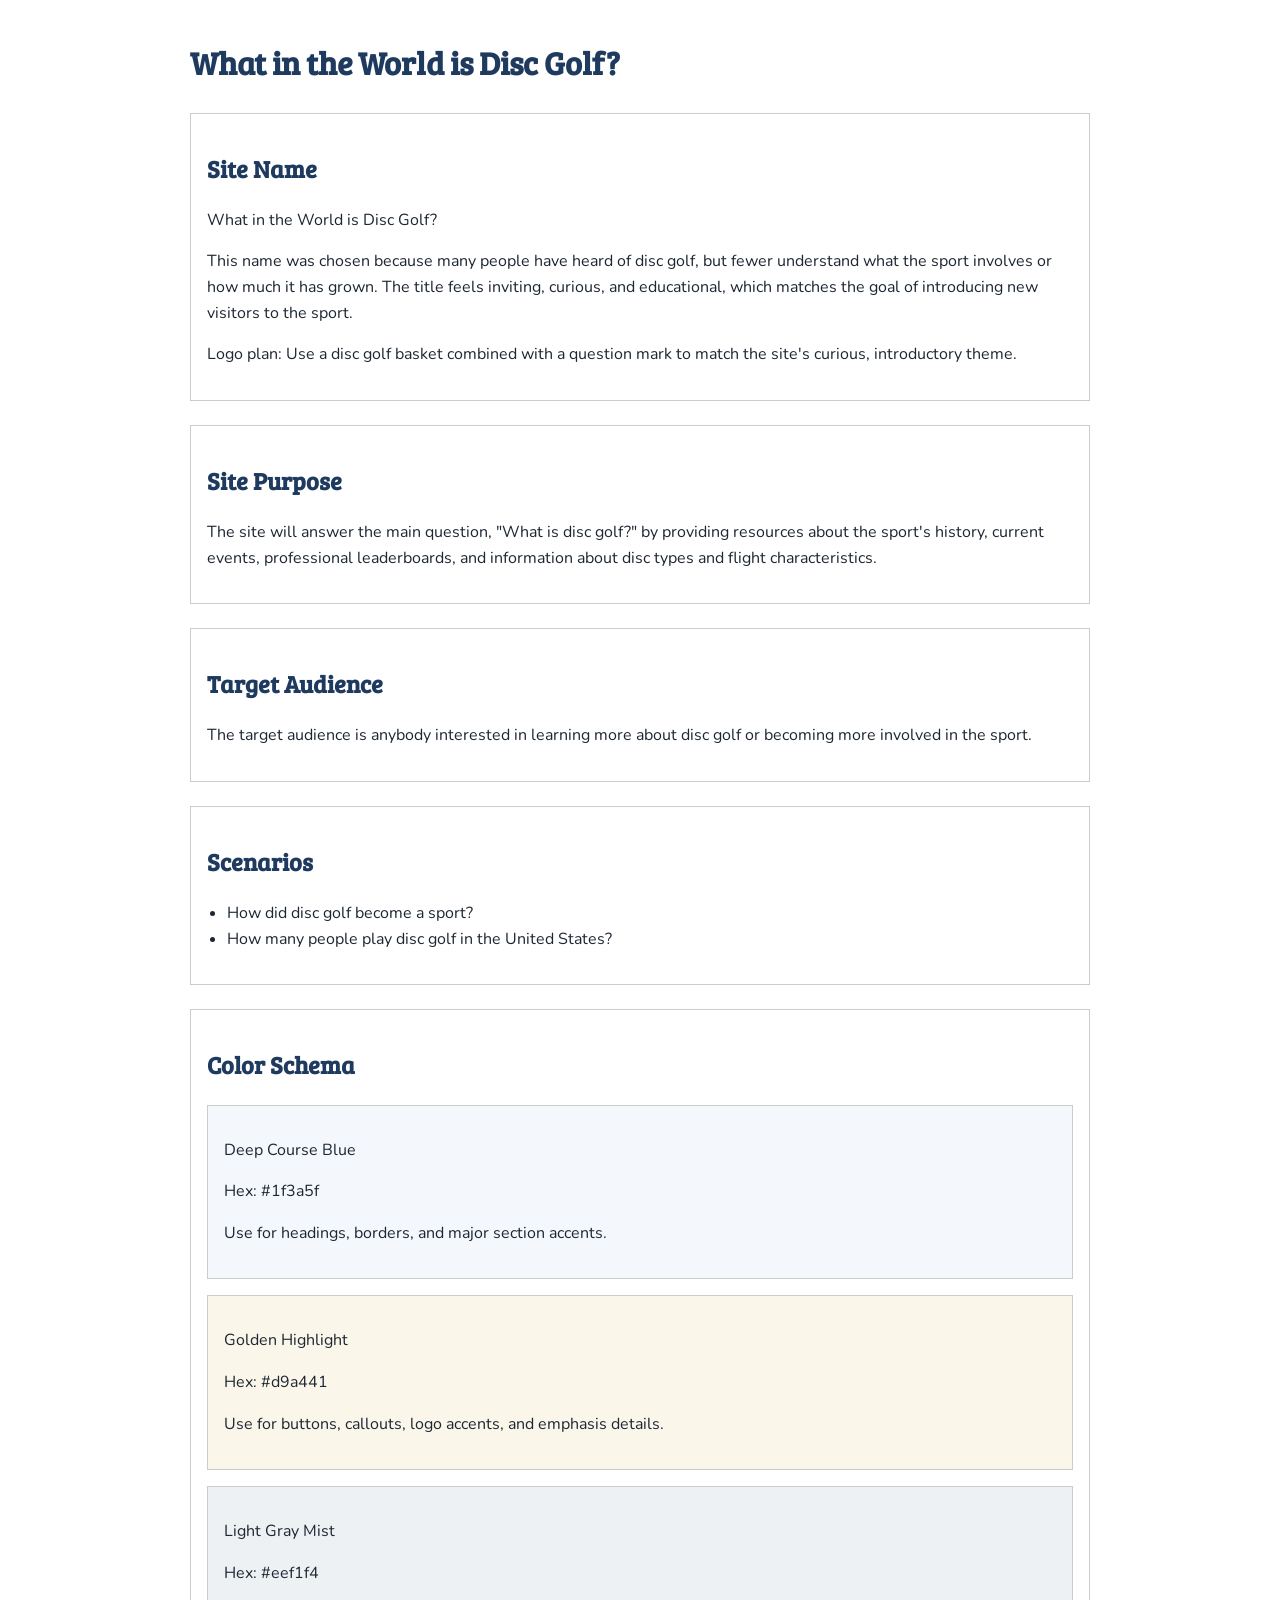
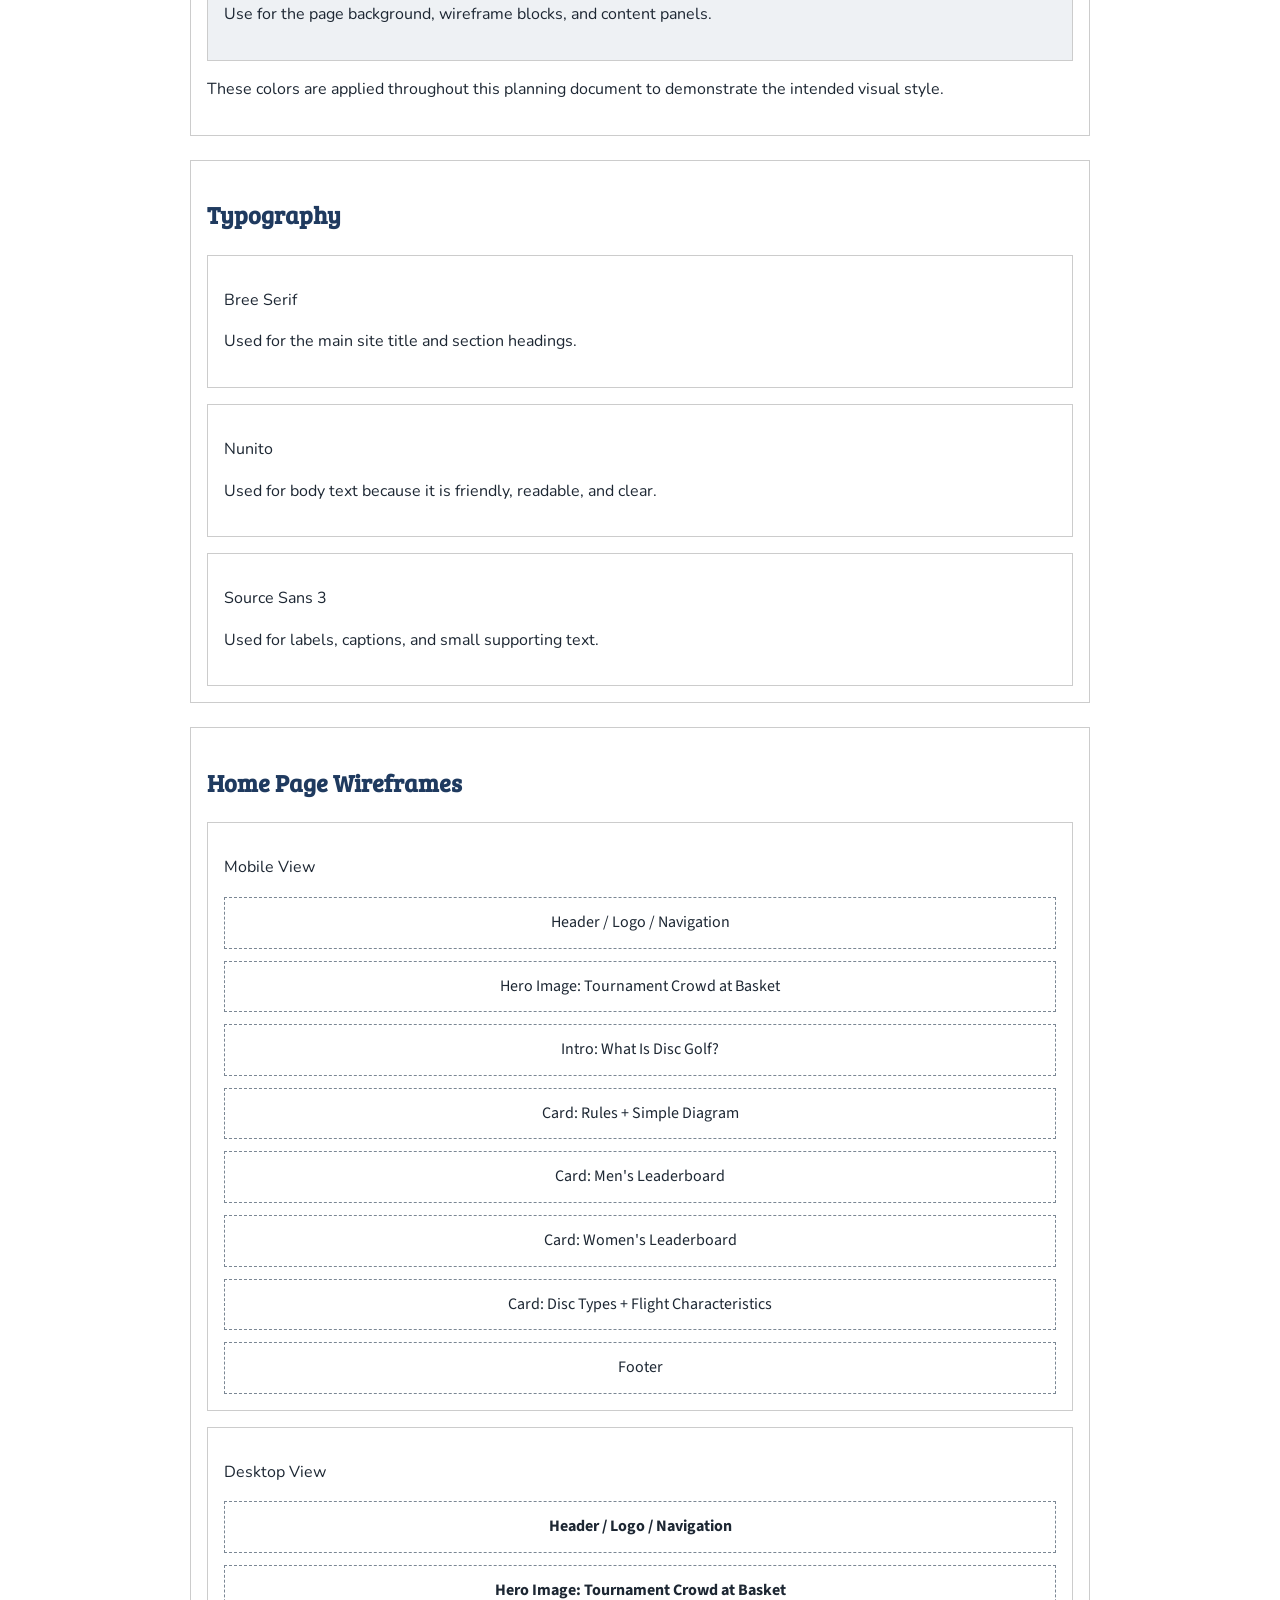
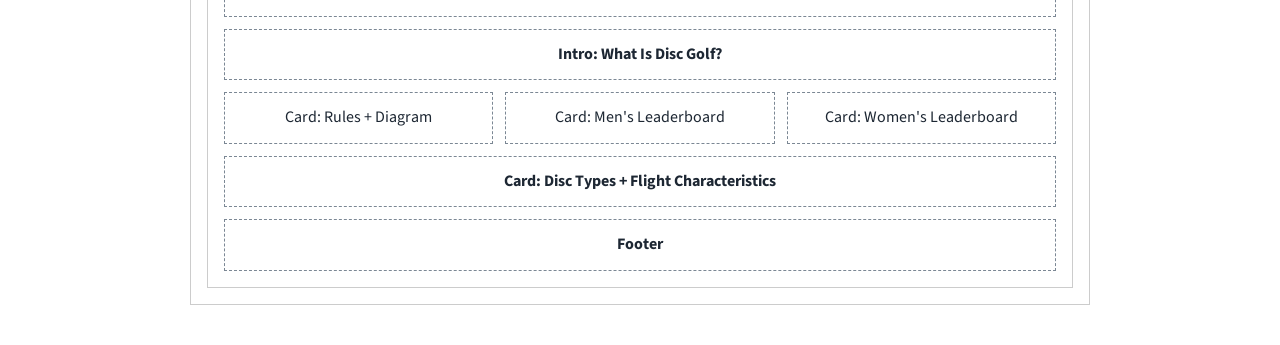
<file: project/siteplan.html>
<!DOCTYPE html>
<html lang="en">
<head>
    <meta charset="UTF-8">
    <meta name="viewport" content="width=device-width, initial-scale=1.0">
    <meta name="author" content="Kyle Emler">
    <meta
        name="description"
        content="Site plan for the What in the World is Disc Golf? project website."
    >
    <link rel="preconnect" href="https://fonts.googleapis.com">
    <link rel="preconnect" href="https://fonts.gstatic.com" crossorigin>
    <link
        href="https://fonts.googleapis.com/css2?family=Bree+Serif&family=Nunito:wght@400;600;700&family=Source+Sans+3:wght@400;600&display=swap"
        rel="stylesheet"
    >
    <link rel="stylesheet" href="siteplan.css">
    <title>Disc Golf Site Plan</title>
</head>
<body>
    <header>
        <div class="page-header">
            <h1>What in the World is Disc Golf?</h1>
        </div>
    </header>

    <main>
        <section>
            <h2>Site Name</h2>
            <p>What in the World is Disc Golf?</p>
            <p>
                This name was chosen because many people have heard of disc golf,
                but fewer understand what the sport involves or how much it has grown.
                The title feels inviting, curious, and educational, which matches the
                goal of introducing new visitors to the sport.
            </p>
            <p>
                Logo plan: Use a disc golf basket combined with a
                question mark to match the site's curious, introductory theme.
            </p>
        </section>

        <section>
            <h2>Site Purpose</h2>
            <p>
                The site will answer the main question, "What is disc golf?" by
                providing resources about the sport's history, current events,
                professional leaderboards, and information about disc types and
                flight characteristics.
            </p>
        </section>

        <section>
            <h2>Target Audience</h2>
            <p>
                The target audience is anybody interested in learning more about
                disc golf or becoming more involved in the sport.
            </p>
        </section>

        <section>
            <h2>Scenarios</h2>
            <ul>
                <li>How did disc golf become a sport?</li>
                <li>How many people play disc golf in the United States?</li>
            </ul>
        </section>

        <section>
            <h2>Color Schema</h2>
            <div class="color-grid">
                <article class="color-card navy">
                    <p>Deep Course Blue</p>
                    <p>Hex: #1f3a5f</p>
                    <p>Use for headings, borders, and major section accents.</p>
                </article>
                <article class="color-card gold">
                    <p>Golden Highlight</p>
                    <p>Hex: #d9a441</p>
                    <p>Use for buttons, callouts, logo accents, and emphasis details.</p>
                </article>
                <article class="color-card gray">
                    <p>Light Gray Mist</p>
                    <p>Hex: #eef1f4</p>
                    <p>Use for the page background, wireframe blocks, and content panels.</p>
                </article>
            </div>
            <p>
                These colors are applied throughout this planning document to demonstrate
                the intended visual style.
            </p>
        </section>

        <section>
            <h2>Typography</h2>
            <div class="type-grid">
                <article>
                    <p>Bree Serif</p>
                    <p>Used for the main site title and section headings.</p>
                </article>
                <article>
                    <p>Nunito</p>
                    <p>Used for body text because it is friendly, readable, and clear.</p>
                </article>
                <article>
                    <p>Source Sans 3</p>
                    <p>Used for labels, captions, and small supporting text.</p>
                </article>
            </div>
        </section>

        <section>
            <h2>Home Page Wireframes</h2>
            <div class="wireframe-grid">
                <article>
                    <p>Mobile View</p>
                    <div class="wireframe mobile-wireframe">
                        <div>Header / Logo / Navigation</div>
                        <div>Hero Image: Tournament Crowd at Basket</div>
                        <div>Intro: What Is Disc Golf?</div>
                        <div>Card: Rules + Simple Diagram</div>
                        <div>Card: Men's Leaderboard</div>
                        <div>Card: Women's Leaderboard</div>
                        <div>Card: Disc Types + Flight Characteristics</div>
                        <div>Footer</div>
                    </div>
                </article>

                <article>
                    <p>Desktop View</p>
                    <div class="wireframe desktop-wireframe">
                        <div class="full">Header / Logo / Navigation</div>
                        <div class="full">Hero Image: Tournament Crowd at Basket</div>
                        <div class="full">Intro: What Is Disc Golf?</div>
                        <div>Card: Rules + Diagram</div>
                        <div>Card: Men's Leaderboard</div>
                        <div>Card: Women's Leaderboard</div>
                        <div class="full">Card: Disc Types + Flight Characteristics</div>
                        <div class="full">Footer</div>
                    </div>
                </article>
            </div>
        </section>
    </main>
</body>
</html>
</file>
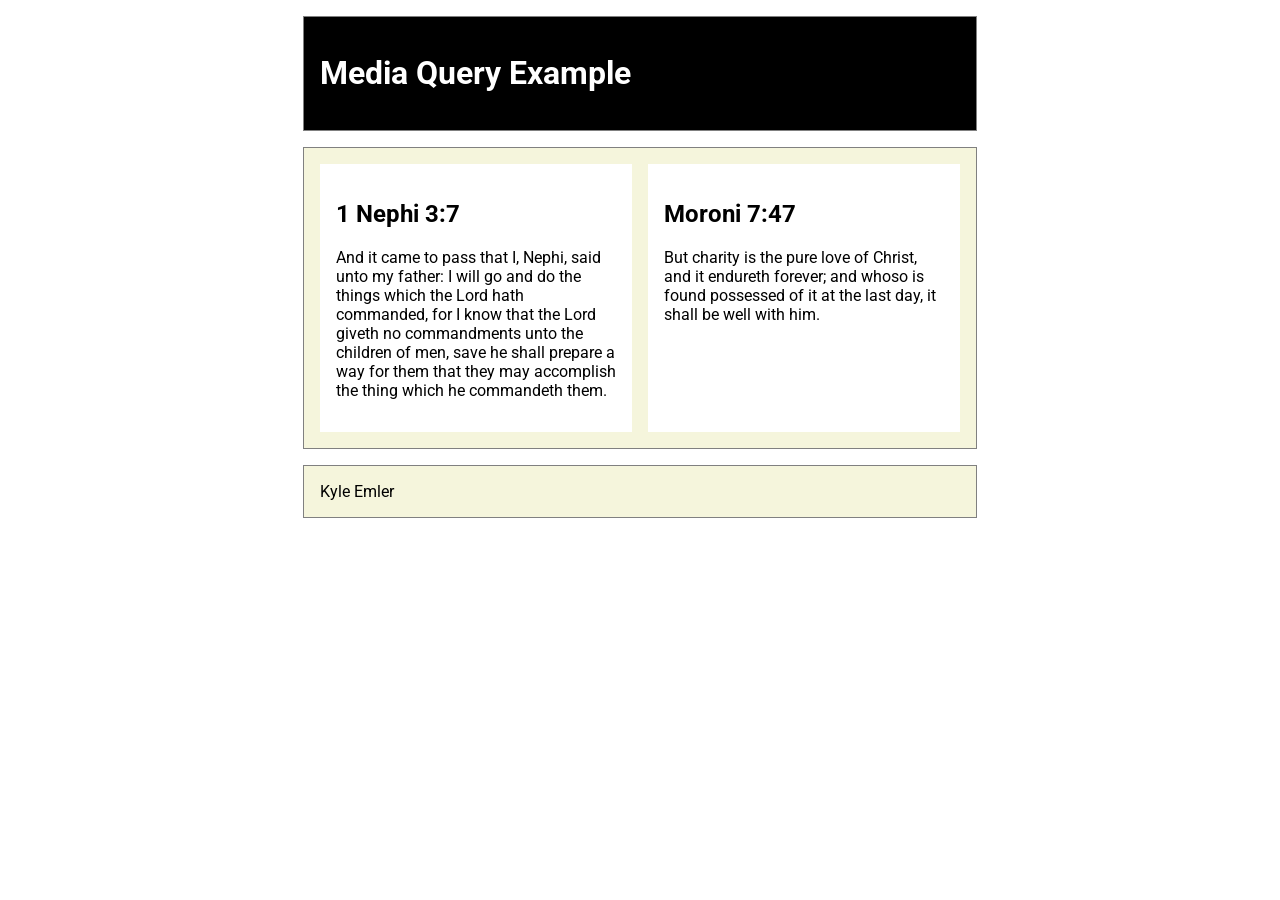
<file: week02/media-query.html>
<!DOCTYPE html>
<html lang="en">
<head>
    <meta charset="utf-8">
    <meta name="viewport" content="width=device-width, initial-scale=1.0">
    <title>WDD 131 - Media Query Example</title>
    <meta name="description" content="Media query learning activity example page.">
    <meta name="author" content="Kyle Emler">
    <link rel="preconnect" href="https://fonts.googleapis.com">
    <link rel="preconnect" href="https://fonts.gstatic.com" crossorigin>
    <link href="https://fonts.googleapis.com/css2?family=Roboto&display=swap" rel="stylesheet">
    <link rel="stylesheet" href="styles/media-query.css">
    <link rel="stylesheet" href="styles/media-query-large.css">
</head>
<body>
    <header>
        <h1>Media Query Example</h1>
    </header>

    <main>
        <section>
            <h2>1 Nephi 3:7</h2>
            <p>And it came to pass that I, Nephi, said unto my father: I will go and do the things which the Lord hath commanded, for I know that the Lord giveth no commandments unto the children of men, save he shall prepare a way for them that they may accomplish the thing which he commandeth them.</p>
        </section>

        <section>
            <h2>Moroni 7:47</h2>
            <p>But charity is the pure love of Christ, and it endureth forever; and whoso is found possessed of it at the last day, it shall be well with him.</p>
        </section>
    </main>

    <footer>
        Kyle Emler
    </footer>
</body>
</html>
</file>
<file: styles/base.css>
:root {
    --primary-color: #F50C02;
    --secondary-color: #CDCBD1;
    --third-color: #CF79E0;
    --heading-font: "Playfair Display", serif;
    --body-font: "Work Sans", sans-serif;
}

* {
    margin: 0;
    padding: 0;
}

header {
    text-align: center;
    font-family: var(--heading-font);
}

#course-title{
    display: block;
    background-color: var(--primary-color);
    font-size: 3rem;
    padding: 1rem;
}

nav {
    display: flex;
    justify-content: space-evenly;
    padding: 1rem .25rem;
    background-color: var(--secondary-color);
}

nav a {
    text-decoration: none;
    color: var(--primary-color);
    padding: .5rem;
    font-size: 2rem;
}

nav a:hover {
    color: white;
}

main h1 {
    grid-column: 1 / -1;
    text-align: center;
    padding: 2rem;
}

main {
    font-family: var(--body-font);
    display: grid;
    grid-template-columns: 2fr 1fr;
    max-width: 1000px;
    margin: 0 auto;

}

.card {
    margin: 1rem;
    border-radius: 10px;
    border:5px var(--secondary-color) solid;
}

.card h2 {
    background-color: var(--primary-color);
    text-align: center;
    border-radius: 5px 5px 0px 0px;
    padding: .5rem;
}

.card-content {
    padding: 1rem 2rem;
}

p {
    padding: .25rem 0;
}

#family {
    max-width: 30%;
    height: auto;
    float: right;
    margin: 1rem;
    border-radius: 10px;
}

#ok-outline {
    max-width: 30%;
    height: auto;
    float: left;
    margin: .25rem;
    border: var(--secondary-color) solid 2px;
    border-radius: 5px;
}

.card-list {
    padding: 0 2rem;
    display: flex;
    flex-direction: column;
    justify-content: center;
    height: 100%;
}

footer {
    text-align: center;
    font-family: var(--heading-font);
    padding: 1rem;
    background-color: var(--secondary-color);
}
</file>
<file: project/styles/project.css>
:root {
    --primary-color: #1f3a5f;
    --accent-color: #d9a441;
    --light-color: #eef1f4;
    --white-color: #ffffff;
    --text-color: #1d2733;
}

* {
    box-sizing: border-box;
}

body {
    font-family: Georgia, serif;
    line-height: 1.6;
    background-color: var(--light-color);
    margin: 0;
    color: var(--text-color);
}

main {
    padding: 2rem 0;
}

img {
    max-width: 100%;
    display: block;
}

.wrapper {
    width: min(1100px, 92%);
    margin: 0 auto;
}

.site-header {
    background-color: var(--primary-color);
    color: var(--white-color);
    padding: 1rem 0;
}

.site-footer {
    background-color: var(--primary-color);
    color: var(--white-color);
    padding: 1rem 0;
}

.brand {
    color: inherit;
    margin-bottom: 1rem;
    gap: 0.75rem;
    display: flex;
    text-decoration: none;
    align-items: center;
}

.site-title {
    margin: 0;
    font-size: 1.5rem;
    font-weight: bold;
}

.site-logo {
    width: 56px;
    height: 56px;
    object-fit: contain;
    background: transparent;
}

.nav {
    display: flex;
    flex-direction: column;
    gap: 0.75rem;
    padding: 0;
    margin: 0;
    list-style: none;
}

.nav a {
    color: var(--white-color);
    text-decoration: none;
}

.site-footer a {
    color: var(--white-color);
    text-decoration: none;
}

.hero,
.card-grid {
    display: grid;
    gap: 1rem;
    margin-bottom: 1.5rem;
}

.card-grid {
    align-items: stretch;
}

.page-heading,
.content-card {
    padding: 1.25rem;
    margin-bottom: 1.5rem;
    border-radius: 8px;
    background-color: var(--white-color);
    border: 1px solid #ccd3da;
}

.page-heading h1,
.content-card h2,
.hero h1 {
    color: var(--primary-color);
}

.card-grid .content-card {
    height: 100%;
}

.full-width-card {
    margin-bottom: 1.5rem;
}

.rules-card ul {
    font-size: 1.05rem;
}

.card-image {
    margin: 0 0 1rem;
    border-radius: 8px;
    width: 100%;
    border: 1px solid #ccd3da;
    object-fit: cover;
    height: 220px;
}

.hero-image {
    width: 100%;
    height: 300px;
    border: 1px solid #ccd3da;
    border-radius: 8px;
    object-fit: cover;
}

.full-image.card-image {
    height: auto;
    object-fit: contain;
}

.disc-product-image {
    padding: 0.75rem;
    background-color: #ffffff;
    object-fit: contain;
}

.disc-preview {
    display: grid;
    gap: 1rem;
}

.disc-column {
    padding: 1rem;
    border: 1px solid #ccd3da;
    border-radius: 8px;
    background-color: #fafbfd;
}

.disc-column h3 {
    margin-top: 0;
    color: var(--primary-color);
}

.leaderboard-card {
    grid-column: span 2;
}

.leaderboard-layout {
    display: grid;
    gap: 1rem;
}

.leaderboard-top,
.leaderboard-figure,
.leaderboard-details {
    grid-column: 1 / -1;
}

.leaderboard-top {
    justify-content: space-between;
    gap: 0.75rem;
    flex-wrap: wrap;
    display: flex;
    align-items: center;
}

.leaderboard-figure {
    margin: 0;
    text-align: center;
}

.leaderboard-image.card-image {
    width: 75%;
    height: auto;
    margin: .25rem auto;
    background-color: #f5f7fa;
    object-fit: contain;
}

.leaderboard-caption {
    margin: -0.25rem 0 0;
    font-size: 0.95rem;
    font-style: italic;
    text-align: center;
}

.leaderboard-details {
    text-align: left;
}

#leaderboard-list {
    columns: 2;
    column-gap: 2rem;
    padding-left: 1.5rem;
    font-size: 1.1rem;
}

#leaderboard-list li {
    break-inside: avoid;
    margin-bottom: 0.5rem;
}

.toggle-group {
    display: flex;
    gap: 0.75rem;
    margin-bottom: 1rem;
}

.toggle-button {
    background-color: var(--white-color);
    padding: 0.6rem 1rem;
    color: var(--primary-color);
    font-size: 0.95rem;
    border: 1px solid var(--primary-color);
}

.toggle-button.is-active {
    background-color: var(--primary-color);
    color: var(--white-color);
}

form {
    display: grid;
    gap: 0.75rem;
}

.form-fieldset {
    display: grid;
    gap: 0.5rem;
    margin: 0;
    padding: 0;
    border: none;
}

input,
select,
textarea,
button {
    font: inherit;
    padding: 0.75rem;
}

button {
    border: none;
    background-color: var(--accent-color);
    color: #1b1b1b;
    cursor: pointer;
}

.button-link {
    color: #1b1b1b;
    display: inline-block;
    border-radius: 6px;
    padding: 0.75rem 1rem;
    background-color: var(--accent-color);
    text-align: center;
    margin-top: 0.75rem;
    text-decoration: none;
    font-family: "Trebuchet MS", Verdana, sans-serif;
    letter-spacing: 0.03em;
    font-weight: bold;
}

.lesson-figure {
    margin: 0;
    text-align: center;
}

.lesson-photo {
    max-width: 700px;
    margin-left: auto;
    margin-right: auto;
}

.recquired {
    color: #b30000;
    font-weight: bold;
}

.site-footer .wrapper {
    align-items: center;
    gap: 0.5rem;
    display: flex;
    justify-content: flex-start;
    flex-direction: row;
}

.footer-text {
    display: flex;
    flex-direction: column;
    gap: 0.25rem;
}

.site-footer p {
    margin: 0;
}

.footer-logo {
    width: 44px;
    height: 44px;
    margin-left: auto;
    object-fit: contain;
}

@media (max-width: 699px) {
    .leaderboard-card {
        grid-column: auto;
    }
}

@media (min-width: 700px) {
    .nav {
        flex-direction: row;
        flex-wrap: wrap;
    }

    .hero {
        grid-template-columns: 1fr 1fr;
        align-items: center;
    }

    .card-grid {
        grid-template-columns: repeat(2, 1fr);
    }

    .leaderboard-layout {
        align-items: start;
    }
}

@media (min-width: 900px) {
    .card-grid {
        grid-template-columns: repeat(3, 1fr);
    }

    .disc-preview {
        grid-template-columns: repeat(3, 1fr);
    }
}
</file>
<file: styles/form.css>
:root {
    --primary: #1f2833;
    --secondary: #f4f5f7;
    --accent: #4f5d75;
    --border: #b7bec8;
    --focus: #d8dde5;
    --highlight: #d8dde5;
}

* {
    box-sizing: border-box;
}

body {
    background: var(--primary);
    color: var(--primary);
    font-family: "Manrope", sans-serif;
    min-height: 100vh;
    margin: 0;
}

.hero {
    text-align: center;
    padding: 2rem 1rem 1.5rem;
    text-align: center;
}

.eyebrow {
    text-transform: uppercase;
    color: var(--accent);
    letter-spacing: 0.08em;
    font-weight: 700;
    font-size: 0.85rem;
    margin: 0 0 0.75rem;
}

h1 {
    color: var(--secondary);
    line-height: 1.1;
    font-size: clamp(2.2rem, 3rem, 3.75rem);
    margin: 0;
    font-family: "DM Serif Display", serif;
}

h2 {
    font-family: "DM Serif Display", serif;
}

.intro-card p {
    color: var(--accent);
}

.hero-copy {
    line-height: 1.6;
    font-size: 1rem;
    margin: 1rem auto 0;
    max-width: 42rem;
    color: var(--accent);
}

.hint {
    color: var(--accent);
}

main {
    padding: 0 1rem 3rem;
}

.form-shell,
.confirmation-card {
    background: var(--secondary);
    border-radius: 0.5rem;
    border: 1px solid var(--border);
    padding: 1rem;
    margin: 0 auto;
    width: min(100%, 52rem);
}

.intro-card {
    padding: 1rem 1rem 0.25rem;
}

.intro-card h2,
.confirmation-card h2 {
    margin: 0;
    font-size: 1.8rem;
}

.review-form {
    padding: 0.5rem 0;
    gap: 1rem;
    display: grid;
}

.field-group {
    background: var(--secondary);
    border-radius: 0.35rem;
    border: 1px solid var(--border);
    padding: 1rem;
    padding: 1rem;
    margin: 0;
    gap: 0.55rem;
    display: grid;
}

label {
    font-weight: 700;
}

.section-heading {
    margin: 0;
    display: block;
}

.hint {
    margin: 0;
    font-size: 0.92rem;
}

select,
input[type="date"],
input[type="text"],
textarea {
    background: var(--secondary);
    color: var(--primary);
    font: inherit;
    border-radius: 0.5rem;
    border: 1px solid var(--border);
    padding: 0.85rem 1rem;
    width: 100%;
}

textarea {
    resize: vertical;
}

select:focus,
input:focus,
textarea:focus {
    border-color: var(--accent);
    outline: 3px solid var(--focus);
}

.rating-grid,
.checkbox-grid {
    gap: 0.5rem;
    display: grid;
}

.rating-option label,
.check-option label {
    background: transparent;
    border: 0;
    padding: 0;
    min-height: 2rem;
    gap: 0.75rem;
    align-items: center;
    display: flex;
}

.rating-option label {
    color: var(--accent);
    font-size: 1rem;
    justify-content: space-between;
}

.rating-option label span {
    color: var(--primary);
    font-size: 0.9rem;
}

.rating-option input:focus + label,
.check-option input:focus + label,
.rating-option input:checked + label,
.check-option input:checked + label {
    background: var(--highlight);
}

.submit-button,
.return-link {
    background: var(--accent);
    color: var(--secondary);
    text-decoration: none;
    font-weight: 700;
    font: inherit;
    border-radius: 0.35rem;
    border: 1px solid var(--border);
    padding: 0.85rem 1.25rem;
    display: inline-block;
    cursor: pointer;
}

.return-link:hover,
.return-link:focus {
    background: var(--primary);
}

.confirmation-card {
    padding: 1.5rem;
}

.confirmation-hero h1 {
    max-width: 14ch;
    margin-inline: auto;
}

.review-count {
    color: var(--accent);
    font-weight: 700;
    font-size: 1.15rem;
    margin-top: 1.5rem;
}

footer {
    color: var(--secondary);
    text-align: center;
    padding: 1rem 1.5rem 2rem;
}

@media (min-width: 700px) {
    .review-form {
        align-items: start;
        grid-template-columns: repeat(2, minmax(0, 1fr));
    }

    .review-form .field-group:first-child,
    .review-form .field-group:nth-child(2),
    .review-form .field-group:nth-child(4),
    .review-form .field-group:nth-child(5),
    .submit-button {
        grid-column: 1 / -1;
    }

    .rating-grid {
        grid-template-columns: repeat(5, minmax(0, 1fr));
    }

    .rating-option label {
        text-align: center;
        justify-content: center;
        flex-direction: column;
        min-height: 100%;
    }

    .checkbox-grid {
        grid-template-columns: repeat(2, minmax(0, 1fr));
    }
}
</file>
<file: styles/place.css>
:root {
    --primary-color: #0a3964;
    --secondary-color: #f5e9bb;
    --accent-color: #f5d256;
    --text-color: #222222;
    --white-color: #ffffff;
}

* {
    margin: 0;
    padding: 0;
    box-sizing: border-box;
}

body {
    font-family: Arial, sans-serif;
    color: var(--text-color);
    background-color: var(--secondary-color);
}

img {
    max-width: 100%;
    display: block;
}

header {
    background-color: var(--primary-color);
    color: var(--white-color);
    text-align: center;
    padding: 1rem;
}

main {
    width: 100%;
}

.hero {
    position: relative;
}

.hero picture img {
    width: 100%;
    height: auto;
}

.box {
    background-color: rgba(255, 255, 255, 0.9);
    border: 1px solid var(--primary-color);
    padding: 1rem;
    margin: 1rem;
    border-radius: 8px;
}

.box h2 {
    background-color: var(--accent-color);
    padding: 0.5rem;
    margin-bottom: 0.5rem;
    border-radius: 4px;
}

.box p {
    margin: 0.4rem 0;
}

.weather-icon {
    width: 30px;
    display: block;
    margin-top: 0.5rem;
}

footer {
    background-color: var(--primary-color);
    color: var(--white-color);
    text-align: center;
    padding: 1rem;
}

footer p {
    margin: 0.25rem 0;
}

@media screen and (min-width: 800px) {
    header h1 {
        font-size: 3rem;
    }

    .hero picture img {
        width: 100%;
        height: 600px;
        object-fit: cover;
    }

    .box {
        position: absolute;
        width: 280px;
    }

    .data {
        top: 20px;
        left: 20px;
    }

    .weather {
        bottom: 20px;
        right: 20px;
    }

    .weather h2::after {
        content: " \26C5";
    }

    .weather-icon {
        display: none;
    }

}
</file>
<file: styles/temples.css>
* {
    margin: 0;
    padding: 0;
    box-sizing: border-box;
}

body {
    font-family: 'Roboto', sans-serif;
    background-color: white;
    color: #333;
}

header {
    display: flex;
    justify-content: space-between;
    align-items: center;
    background-color: #3366cc;
    color: white;
    padding: 1rem;
}

header h1 {
    font-family: 'Playfair Display', serif;
}

nav {
    display: flex;
}

nav ul {
    display: none;
    list-style: none;
    flex-direction: column;
    gap: 0.5rem;
}

nav ul li a {
    color: white;
    text-decoration: none;
    padding: 0.5rem 1rem;
}

nav ul li a:hover {
    background-color: #3366cc;
    border-radius: 4px;
}

#menu {
    font-size: 1.5rem;
    background: none;
    border: none;
    color: white;
    cursor: pointer;
}

main {
    margin: 2rem auto;
    padding: 0 1rem;
    max-width: 1200px;
}

.temples {
    display: grid;
    grid-template-columns: repeat(auto-fit, minmax(250px, 1fr));
    gap: 25px;
}

figure {
    text-align: center;
}

figure img {
    width: 100%;
    height: auto;
}

footer {
    text-align: center;
    padding: 1rem;
    background-color: white;
    margin-top: 2rem;
}
</file>
<file: styles/temples-large.css>
@media screen and (min-width: 800px) {
    nav ul {
        display: flex;
        flex-direction: row;
        gap: 1rem;
    }

    #menu {
        display: none;
    }

    .temples {
        grid-template-columns: 1fr 1fr 1fr;
    }
}
</file>
<file: project/siteplan.css>
:root {
    --primary: #1f3a5f;
    --accent: #d9a441;
    --light: #eef1f4;
    --text: #1d2733;
    --heading-font: "Bree Serif", Georgia, serif;
    --body-font: "Nunito", Arial, sans-serif;
    --detail-font: "Source Sans 3", Arial, sans-serif;
}

body {
    margin: 0;
    padding: 1rem;
    color: var(--text);
    font-family: var(--body-font);
    line-height: 1.6;
}

header,
main {
    max-width: 900px;
    margin: 0 auto;
}

section {
    margin-bottom: 1.5rem;
    padding: 1rem;
    border: 1px solid #ccc;
}

h1,
h2 {
    color: var(--primary);
    font-family: var(--heading-font);
}



ul {
    padding-left: 1.25rem;
}

.page-header {
    margin-bottom: 1.5rem;
    font-family: var(--detail-font);
}

.color-grid,
.type-grid,
.wireframe-grid {
    display: grid;
    gap: 1rem;
}

.color-card,
.type-grid article,
.wireframe-grid article {
    padding: 1rem;
    border: 1px solid #ccc;
}

.navy {
    background: #f4f7fb;
}

.gold {
    background: #fbf6ea;
}

.gray {
    background: var(--light);
}

.wireframe {
    display: grid;
    gap: 0.75rem;
}

.wireframe div {
    border: 1px dashed #7b8794;
    padding: 0.75rem;
    text-align: center;
    font-family: var(--detail-font);
}

.desktop-wireframe {
    grid-template-columns: repeat(3, 1fr);
}

.desktop-wireframe .full {
    grid-column: 1 / -1;
    font-weight: bold;
}

@media (max-width: 700px) {
    .desktop-wireframe {
        grid-template-columns: 1fr;
    }

    .desktop-wireframe .full {
        grid-column: auto;
    }
}
</file>
<file: week02/styles/media-query.css>
body {
    font-family: "Roboto", sans-serif;
}

header, main, footer {
    max-width: 640px;
    margin: 1rem auto;
    border: 1px solid gray;
    padding: 1rem;
    background-color: beige;
}

main {
    display: grid;
    grid-template-columns: 1fr;
    gap: 1rem;
}

section {
    padding: 1rem;
    background-color: white;
}
</file>
<file: week02/styles/media-query-large.css>
@media screen and (min-width: 500px) {
    header {
        background-color: black;
        color: white;
    }

    main {
        grid-template-columns: 1fr 1fr;
    }
}
</file>
